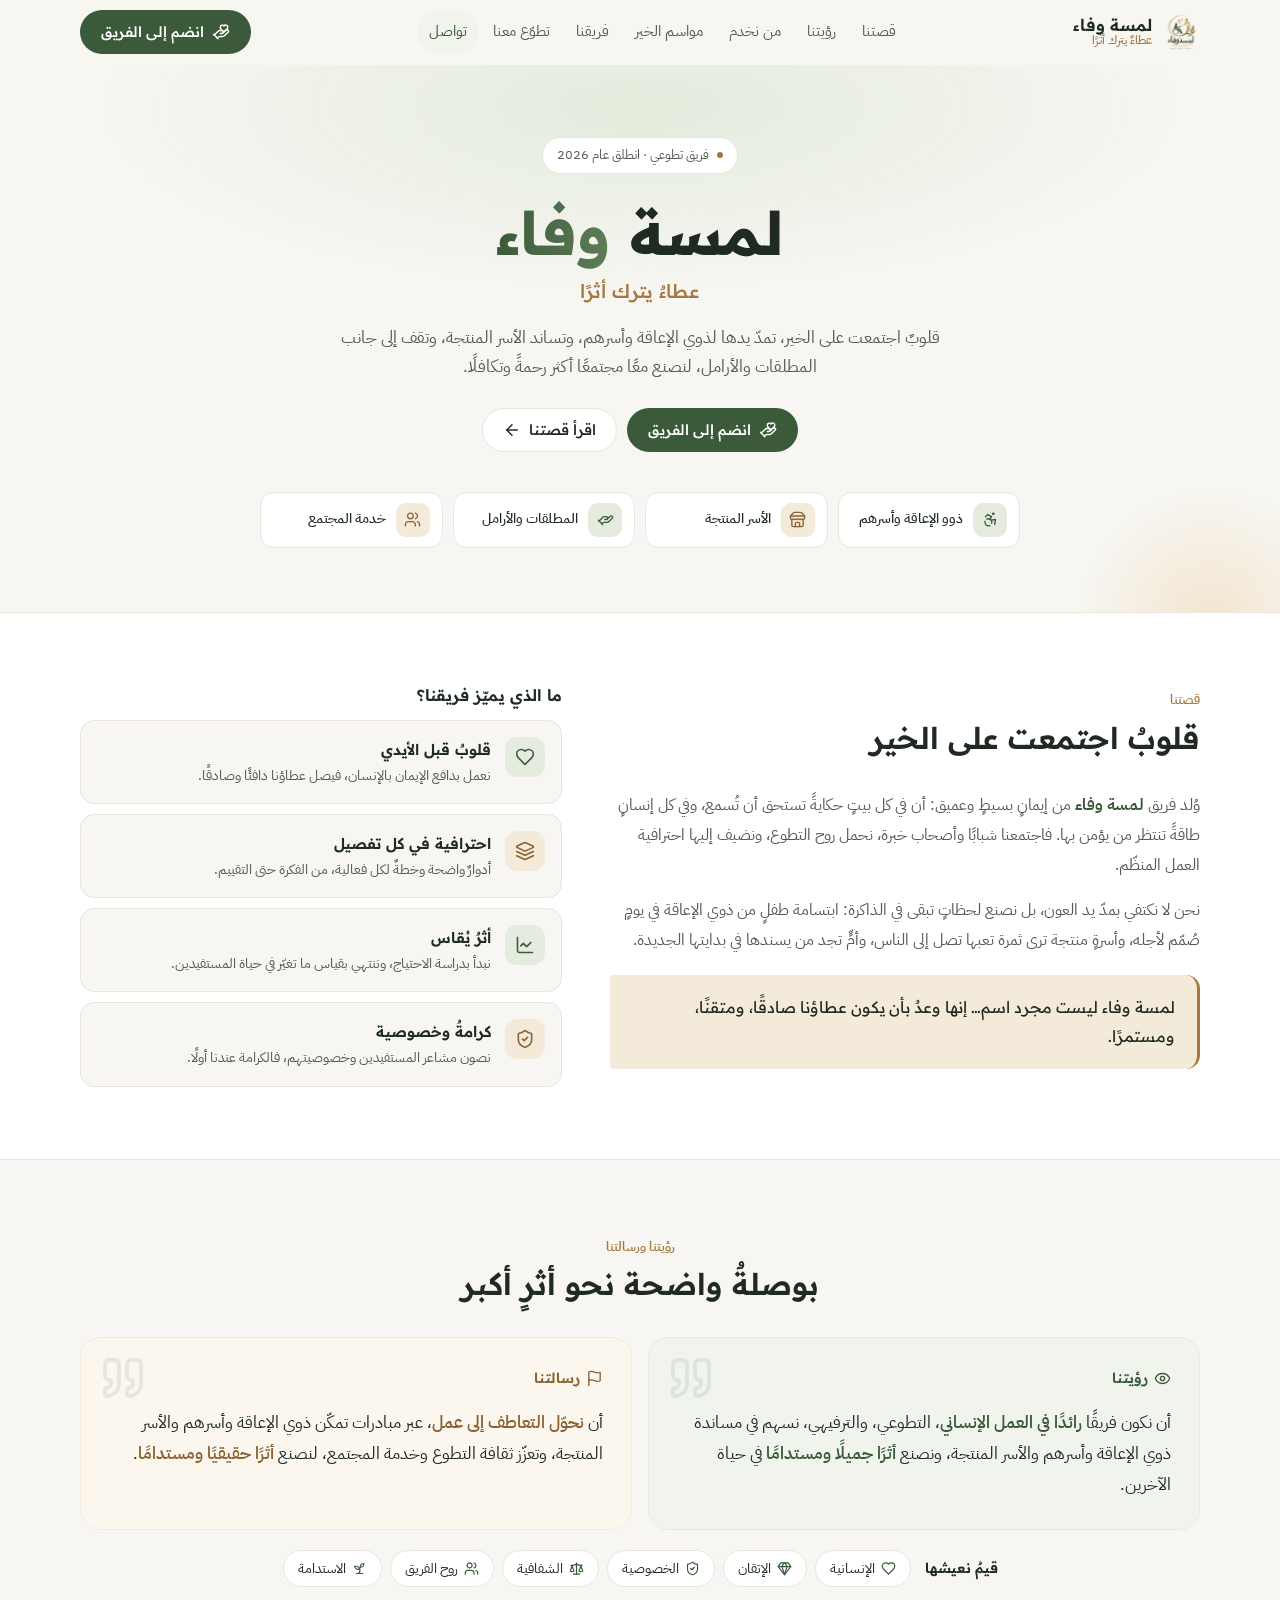
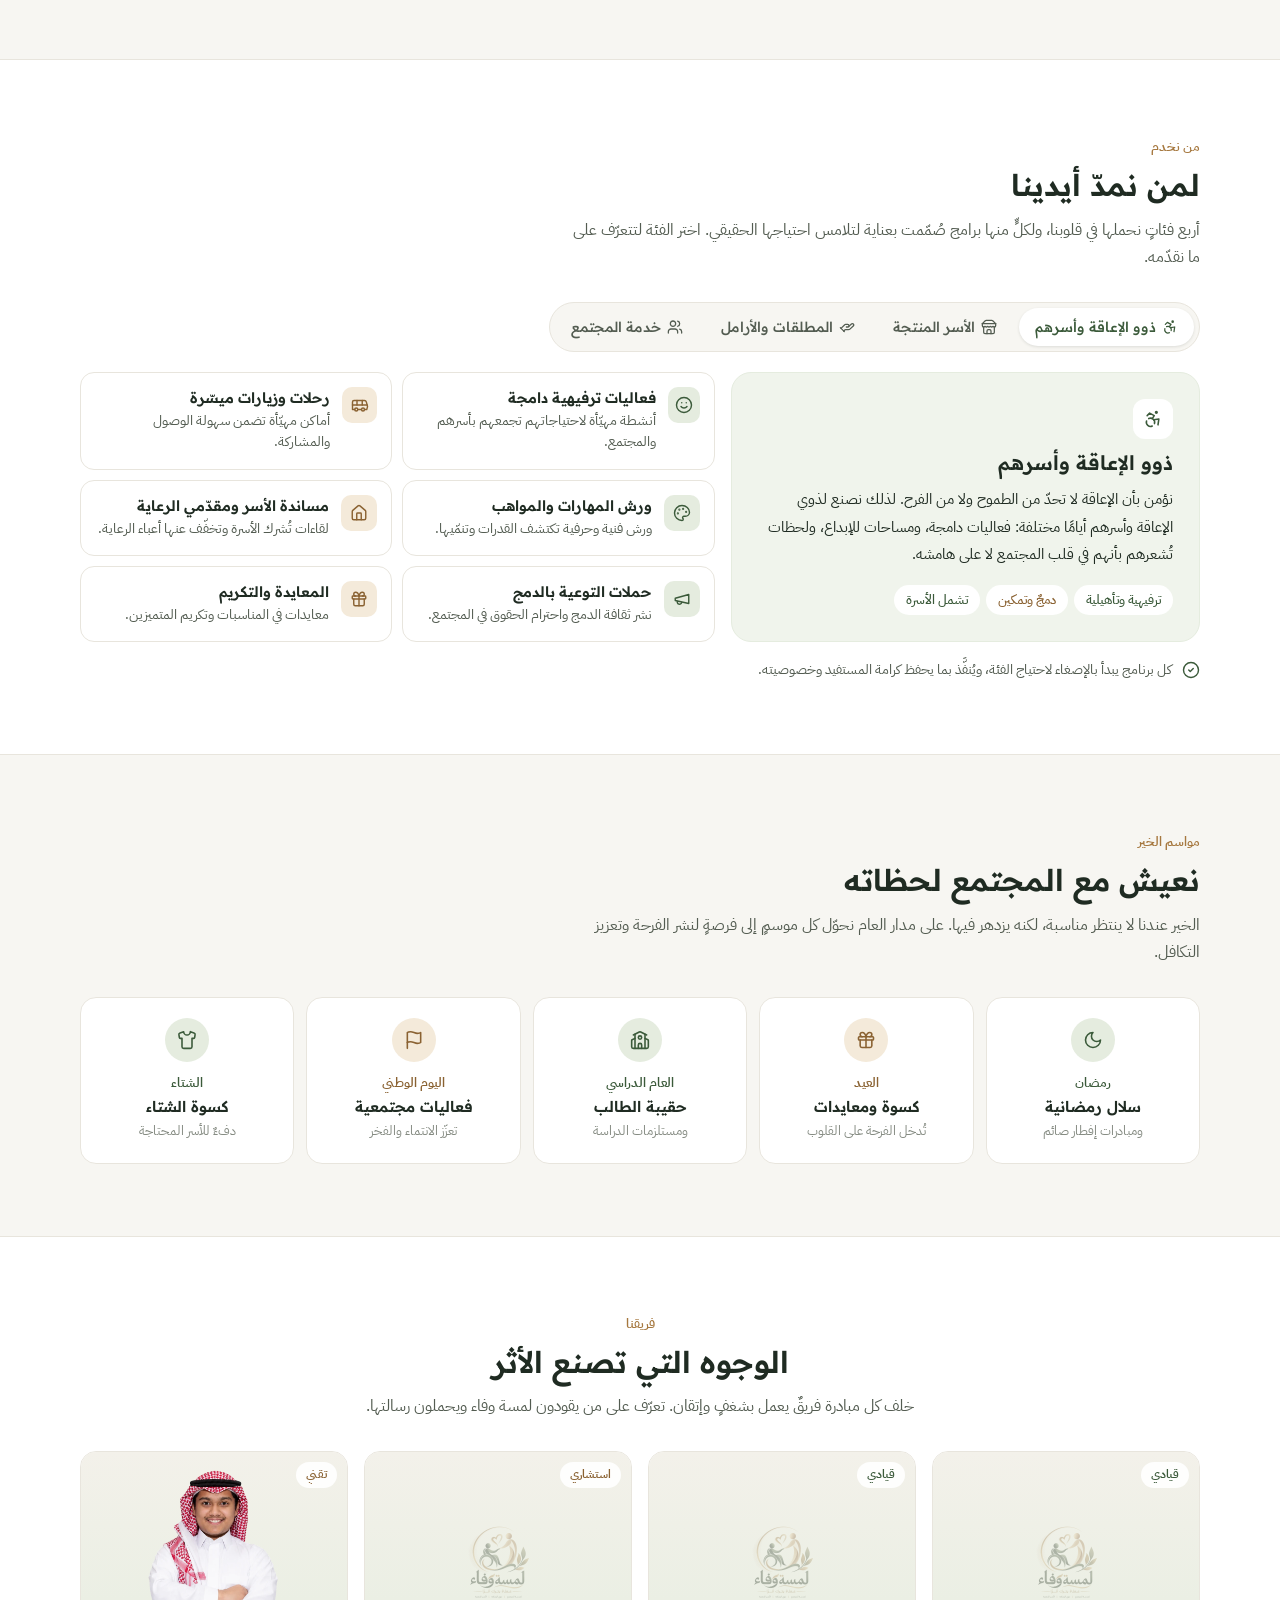
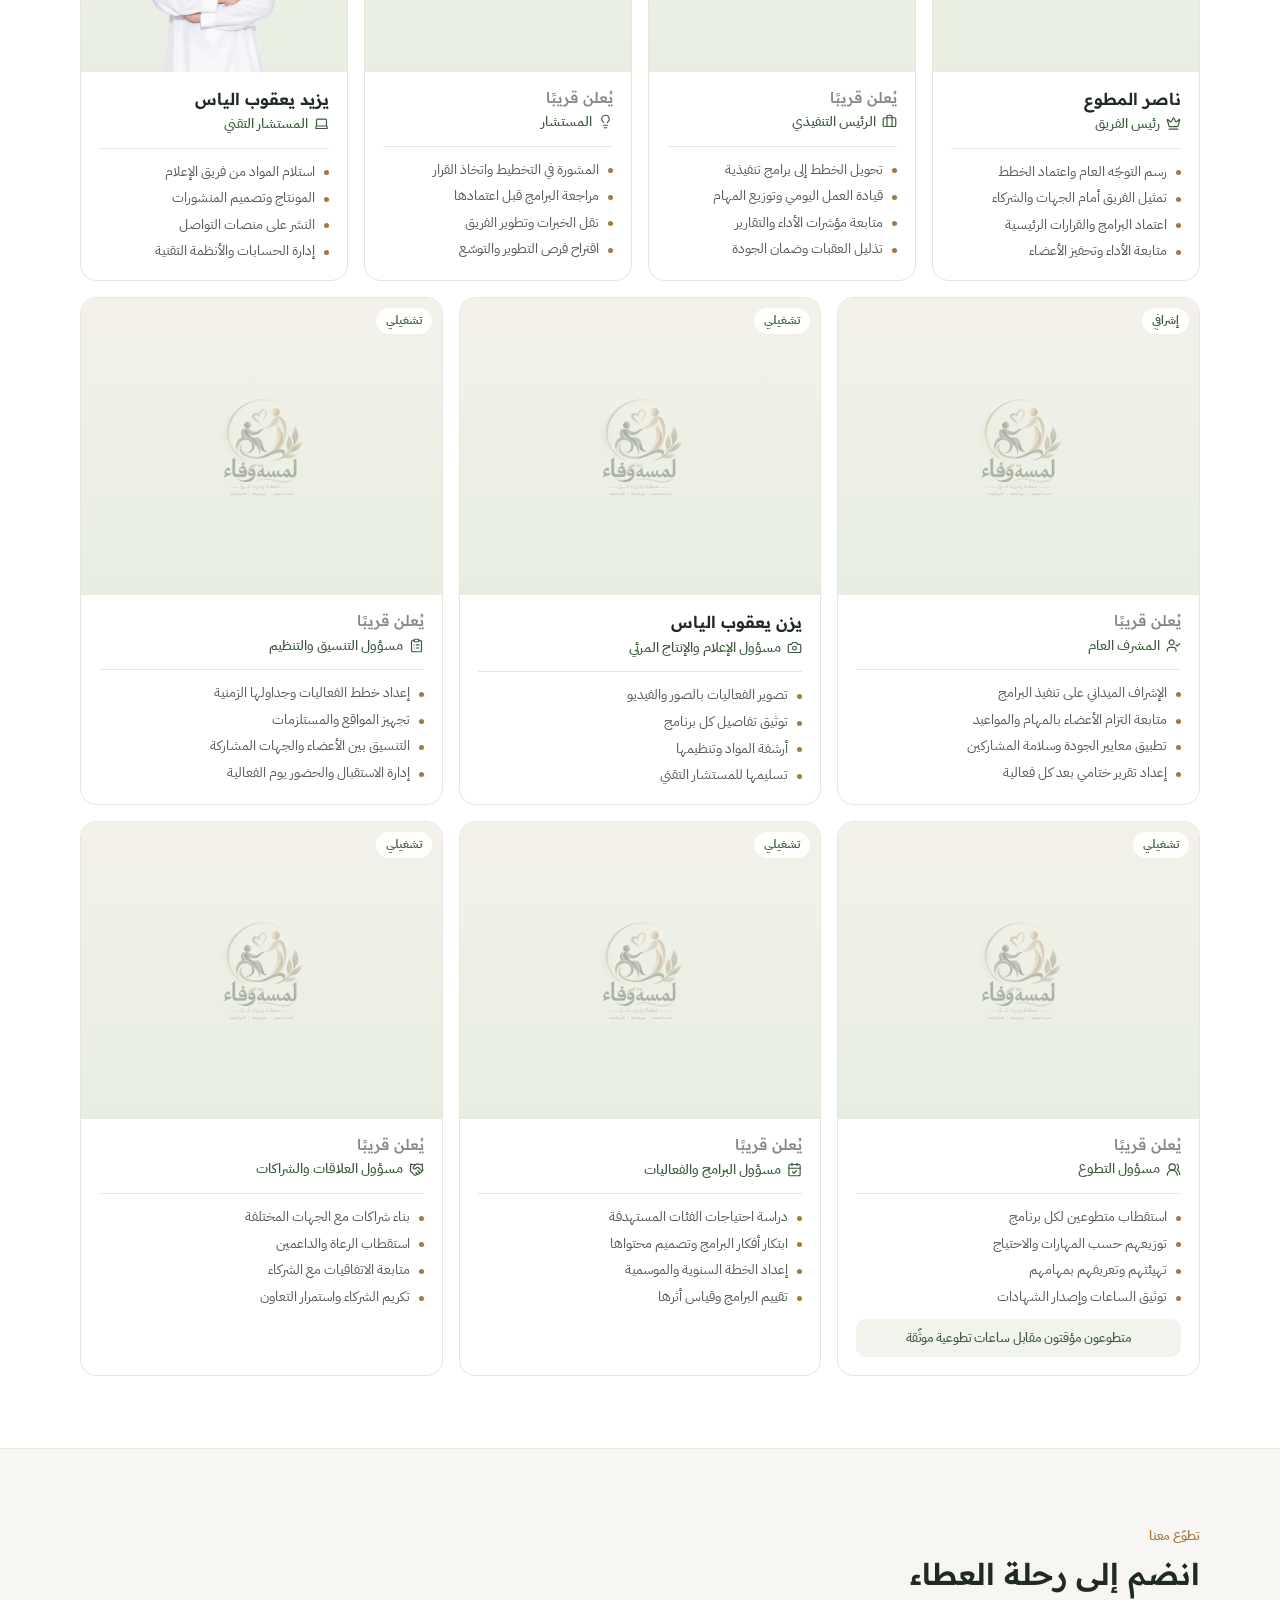
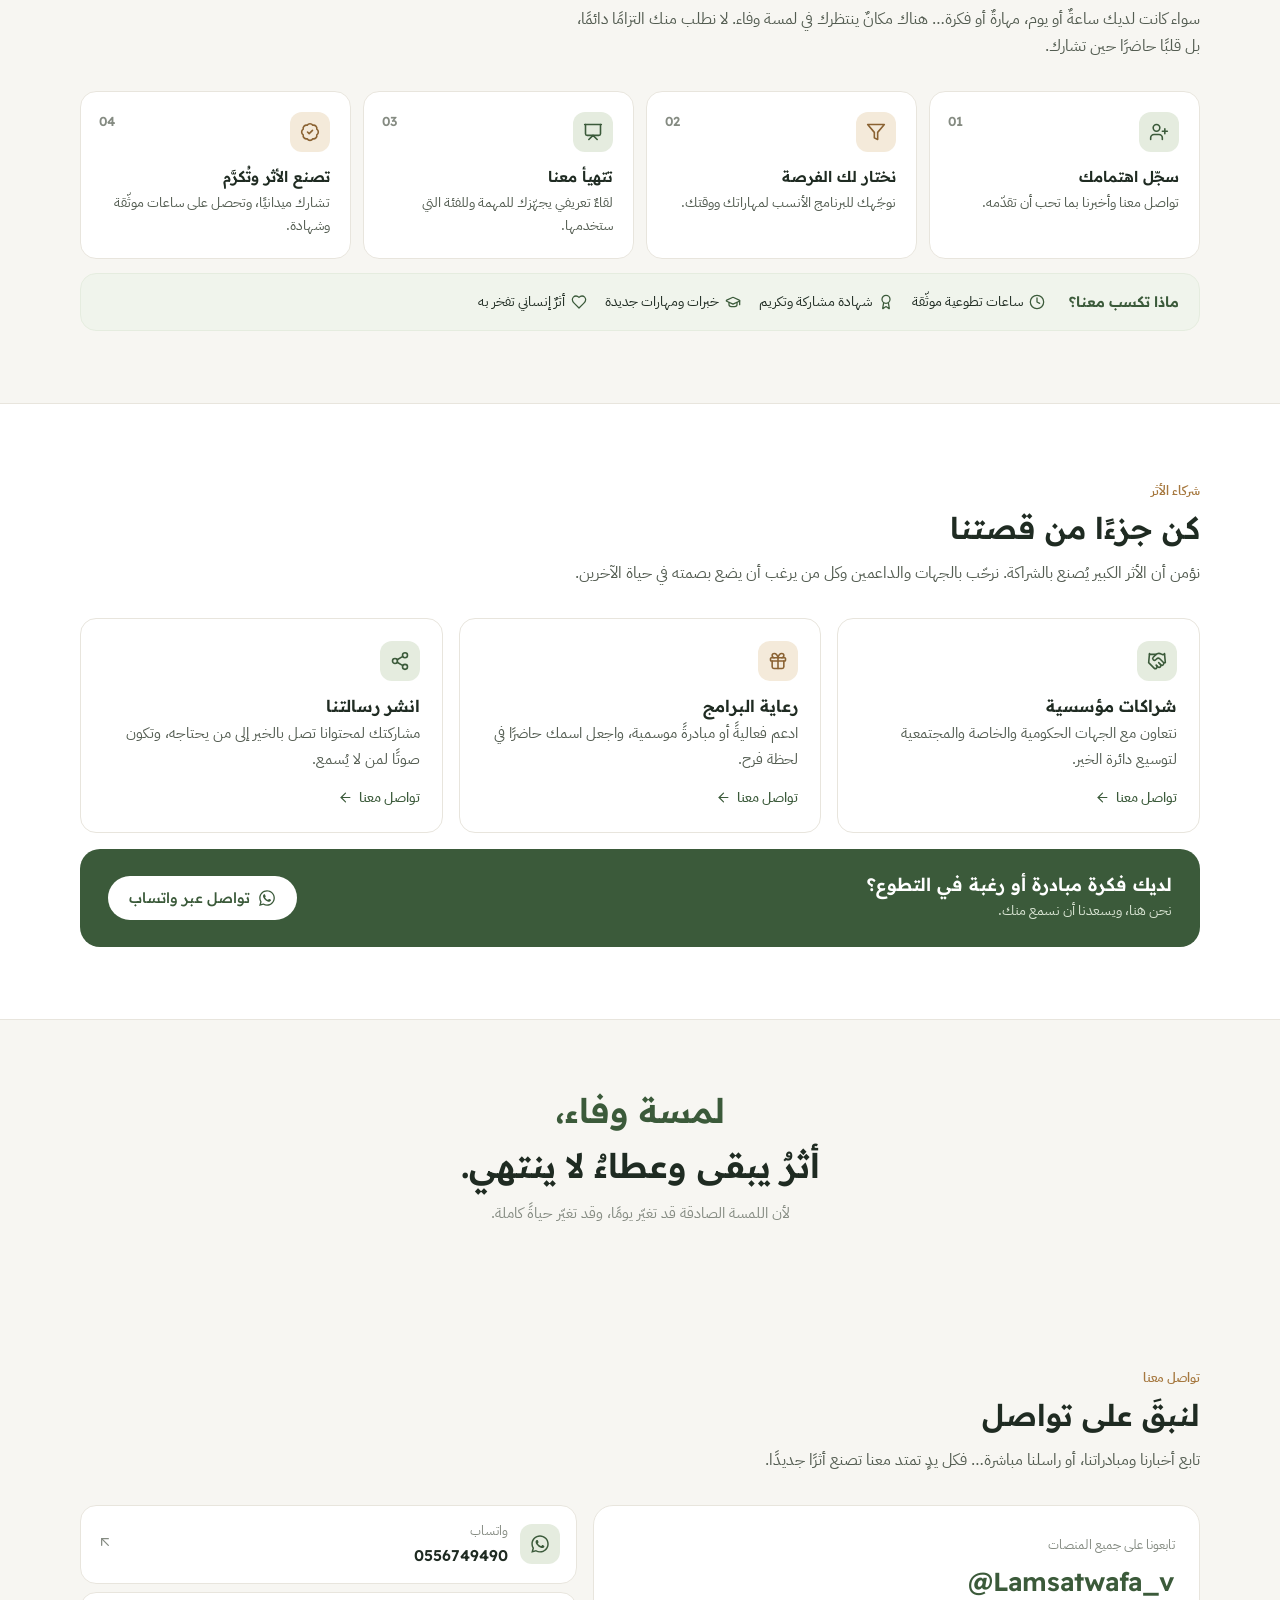
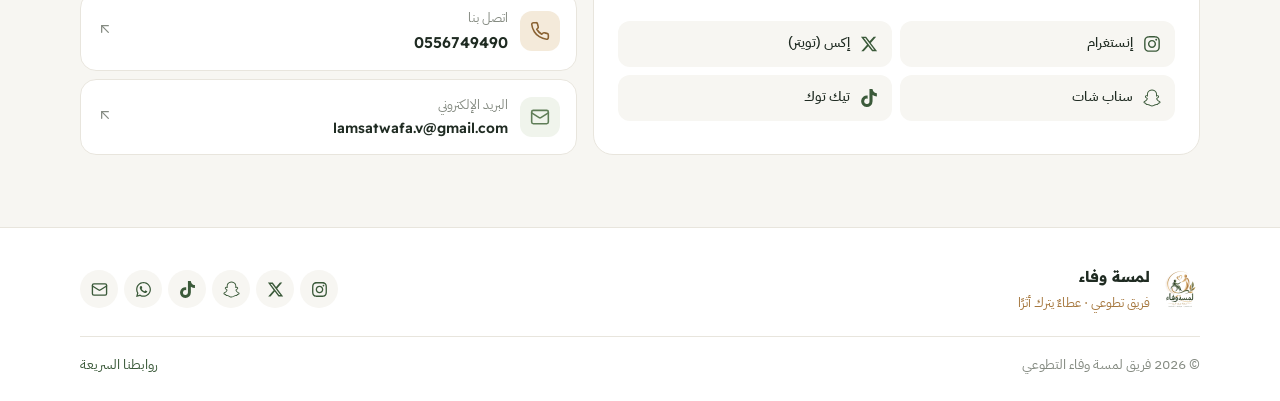
<file: index.html>
<!doctype html>
<html lang="ar" dir="rtl">
<head>
<meta charset="utf-8">
<meta name="viewport" content="width=device-width, initial-scale=1, viewport-fit=cover">
<title>لمسة وفاء | فريق تطوعي · عطاءٌ يترك أثرًا</title>
<meta name="description" content="فريق لمسة وفاء التطوعي: قلوبٌ اجتمعت على الخير، تمدّ يدها لذوي الإعاقة وأسرهم والأسر المنتجة والمطلقات والأرامل، وتصنع أثرًا يبقى.">
<meta name="theme-color" content="#F6F4EE">
<meta property="og:type" content="website">
<meta property="og:title" content="لمسة وفاء | فريق تطوعي · عطاءٌ يترك أثرًا">
<meta property="og:description" content="فريق لمسة وفاء التطوعي: قلوبٌ اجتمعت على الخير، تمدّ يدها لذوي الإعاقة وأسرهم والأسر المنتجة والمطلقات والأرامل، وتصنع أثرًا يبقى.">
<meta property="og:image" content="assets/og-image.jpg">
<meta property="og:locale" content="ar_SA">
<meta name="twitter:card" content="summary_large_image">
<link rel="icon" type="image/png" href="assets/favicon.png">
<link rel="apple-touch-icon" href="assets/apple-touch-icon.png">
<link rel="preconnect" href="https://fonts.googleapis.com">
<link rel="preconnect" href="https://fonts.gstatic.com" crossorigin>
<link href="https://fonts.googleapis.com/css2?family=IBM+Plex+Sans+Arabic:wght@400;500;600;700&family=Readex+Pro:wght@500;600;700&display=swap" rel="stylesheet">
<link rel="stylesheet" href="assets/style.css">
</head>
<body>
<a class="sr-only" href="#main">تخطَّ إلى المحتوى</a>
<div class="progress" aria-hidden="true"></div>
<header class="site-header" id="top">
  <div class="container nav">
    <a class="brand" href="#top" aria-label="لمسة وفاء - الصفحة الرئيسية">
      <img src="assets/logo.webp" alt="" width="52" height="52">
      <span><b>لمسة وفاء</b><small>عطاءٌ يترك أثرًا</small></span>
    </a>
    <nav class="nav-links" id="menu" aria-label="القائمة الرئيسية">
      <a href="#about">قصتنا</a>
      <a href="#vision">رؤيتنا</a>
      <a href="#programs">من نخدم</a>
      <a href="#seasons">مواسم الخير</a>
      <a href="#team">فريقنا</a>
      <a href="#volunteer">تطوّع معنا</a>
      <a href="#contact">تواصل</a>
      <a class="btn btn-primary" href="https://wa.me/966556749490?text=%D8%A7%D9%84%D8%B3%D9%84%D8%A7%D9%85%20%D8%B9%D9%84%D9%8A%D9%83%D9%85%D8%8C%20%D8%A3%D8%B1%D8%BA%D8%A8%20%D9%81%D9%8A%20%D8%A7%D9%84%D8%AA%D8%B7%D9%88%D8%B9%20%D9%85%D8%B9%20%D9%81%D8%B1%D9%8A%D9%82%20%D9%84%D9%85%D8%B3%D8%A9%20%D9%88%D9%81%D8%A7%D8%A1" target="_blank" rel="noopener"><svg stroke="currentColor" fill="none" stroke-width="1.9" viewBox="0 0 24 24" stroke-linecap="round" stroke-linejoin="round" aria-hidden="true" focusable="false" xmlns="http://www.w3.org/2000/svg"><path d="M11 14h2a2 2 0 1 0 0-4h-3c-.6 0-1.1.2-1.4.6L3 16"></path><path d="m7 20 1.6-1.4c.3-.4.8-.6 1.4-.6h4c1.1 0 2.1-.4 2.8-1.2l4.6-4.4a2 2 0 0 0-2.75-2.91l-4.2 3.9"></path><path d="m2 15 6 6"></path><path d="M19.5 8.5c.7-.7 1.5-1.6 1.5-2.7A2.73 2.73 0 0 0 16 4a2.78 2.78 0 0 0-5 1.8c0 1.2.8 2 1.5 2.8L16 12Z"></path></svg>انضم إلى الفريق</a>
    </nav>
    <div class="nav-cta">
      <a class="btn btn-primary" href="https://wa.me/966556749490?text=%D8%A7%D9%84%D8%B3%D9%84%D8%A7%D9%85%20%D8%B9%D9%84%D9%8A%D9%83%D9%85%D8%8C%20%D8%A3%D8%B1%D8%BA%D8%A8%20%D9%81%D9%8A%20%D8%A7%D9%84%D8%AA%D8%B7%D9%88%D8%B9%20%D9%85%D8%B9%20%D9%81%D8%B1%D9%8A%D9%82%20%D9%84%D9%85%D8%B3%D8%A9%20%D9%88%D9%81%D8%A7%D8%A1" target="_blank" rel="noopener"><svg stroke="currentColor" fill="none" stroke-width="1.9" viewBox="0 0 24 24" stroke-linecap="round" stroke-linejoin="round" aria-hidden="true" focusable="false" xmlns="http://www.w3.org/2000/svg"><path d="M11 14h2a2 2 0 1 0 0-4h-3c-.6 0-1.1.2-1.4.6L3 16"></path><path d="m7 20 1.6-1.4c.3-.4.8-.6 1.4-.6h4c1.1 0 2.1-.4 2.8-1.2l4.6-4.4a2 2 0 0 0-2.75-2.91l-4.2 3.9"></path><path d="m2 15 6 6"></path><path d="M19.5 8.5c.7-.7 1.5-1.6 1.5-2.7A2.73 2.73 0 0 0 16 4a2.78 2.78 0 0 0-5 1.8c0 1.2.8 2 1.5 2.8L16 12Z"></path></svg>انضم إلى الفريق</a>
      <button class="menu-btn" type="button" aria-label="فتح القائمة" aria-expanded="false" aria-controls="menu"><span class="i-open"><svg stroke="currentColor" fill="none" stroke-width="1.9" viewBox="0 0 24 24" stroke-linecap="round" stroke-linejoin="round" aria-hidden="true" focusable="false" xmlns="http://www.w3.org/2000/svg"><line x1="4" x2="20" y1="12" y2="12"></line><line x1="4" x2="20" y1="6" y2="6"></line><line x1="4" x2="20" y1="18" y2="18"></line></svg></span><span class="i-close"><svg stroke="currentColor" fill="none" stroke-width="1.9" viewBox="0 0 24 24" stroke-linecap="round" stroke-linejoin="round" aria-hidden="true" focusable="false" xmlns="http://www.w3.org/2000/svg"><path d="M18 6 6 18"></path><path d="m6 6 12 12"></path></svg></span></button>
    </div>
  </div>
</header>
<div class="nav-backdrop" aria-hidden="true"></div>
<a class="to-top" href="#top" aria-label="العودة للأعلى"><svg stroke="currentColor" fill="none" stroke-width="1.9" viewBox="0 0 24 24" stroke-linecap="round" stroke-linejoin="round" aria-hidden="true" focusable="false" xmlns="http://www.w3.org/2000/svg"><path d="m5 12 7-7 7 7"></path><path d="M12 19V5"></path></svg></a>

<main id="main">
<!-- HERO -->
<section class="hero">
  <div class="container hero-inner">
    <span class="chip reveal"><span class="dot"></span>فريق تطوعي · انطلق عام 2026</span>
    <h1 class="reveal">لمسة <span>وفاء</span></h1>
    <p class="tagline reveal">عطاءٌ يترك أثرًا</p>
    <p class="lead reveal">قلوبٌ اجتمعت على الخير، تمدّ يدها لذوي الإعاقة وأسرهم، وتساند الأسر المنتجة، وتقف إلى جانب المطلقات والأرامل، لنصنع معًا مجتمعًا أكثر رحمةً وتكافلًا.</p>
    <div class="hero-actions reveal">
      <a class="btn btn-primary" href="https://wa.me/966556749490?text=%D8%A7%D9%84%D8%B3%D9%84%D8%A7%D9%85%20%D8%B9%D9%84%D9%8A%D9%83%D9%85%D8%8C%20%D8%A3%D8%B1%D8%BA%D8%A8%20%D9%81%D9%8A%20%D8%A7%D9%84%D8%AA%D8%B7%D9%88%D8%B9%20%D9%85%D8%B9%20%D9%81%D8%B1%D9%8A%D9%82%20%D9%84%D9%85%D8%B3%D8%A9%20%D9%88%D9%81%D8%A7%D8%A1" target="_blank" rel="noopener"><svg stroke="currentColor" fill="none" stroke-width="1.9" viewBox="0 0 24 24" stroke-linecap="round" stroke-linejoin="round" aria-hidden="true" focusable="false" xmlns="http://www.w3.org/2000/svg"><path d="M11 14h2a2 2 0 1 0 0-4h-3c-.6 0-1.1.2-1.4.6L3 16"></path><path d="m7 20 1.6-1.4c.3-.4.8-.6 1.4-.6h4c1.1 0 2.1-.4 2.8-1.2l4.6-4.4a2 2 0 0 0-2.75-2.91l-4.2 3.9"></path><path d="m2 15 6 6"></path><path d="M19.5 8.5c.7-.7 1.5-1.6 1.5-2.7A2.73 2.73 0 0 0 16 4a2.78 2.78 0 0 0-5 1.8c0 1.2.8 2 1.5 2.8L16 12Z"></path></svg>انضم إلى الفريق</a>
      <a class="btn btn-ghost" href="#about">اقرأ قصتنا<svg stroke="currentColor" fill="none" stroke-width="1.9" viewBox="0 0 24 24" stroke-linecap="round" stroke-linejoin="round" aria-hidden="true" focusable="false" xmlns="http://www.w3.org/2000/svg"><path d="m12 19-7-7 7-7"></path><path d="M19 12H5"></path></svg></a>
    </div>
    <ul class="hero-groups reveal" aria-label="الفئات التي نخدمها">
      <li><span class="icon"><svg stroke="currentColor" fill="none" stroke-width="1.9" viewBox="0 0 24 24" stroke-linecap="round" stroke-linejoin="round" aria-hidden="true" focusable="false" xmlns="http://www.w3.org/2000/svg"><circle cx="16" cy="4" r="1"></circle><path d="m18 19 1-7-6 1"></path><path d="m5 8 3-3 5.5 3-2.36 3.5"></path><path d="M4.24 14.5a5 5 0 0 0 6.88 6"></path><path d="M13.76 17.5a5 5 0 0 0-6.88-6"></path></svg></span>ذوو الإعاقة وأسرهم</li><li><span class="icon gold"><svg stroke="currentColor" fill="none" stroke-width="1.9" viewBox="0 0 24 24" stroke-linecap="round" stroke-linejoin="round" aria-hidden="true" focusable="false" xmlns="http://www.w3.org/2000/svg"><path d="m2 7 4.41-4.41A2 2 0 0 1 7.83 2h8.34a2 2 0 0 1 1.42.59L22 7"></path><path d="M4 12v8a2 2 0 0 0 2 2h12a2 2 0 0 0 2-2v-8"></path><path d="M15 22v-4a2 2 0 0 0-2-2h-2a2 2 0 0 0-2 2v4"></path><path d="M2 7h20"></path><path d="M22 7v3a2 2 0 0 1-2 2a2.7 2.7 0 0 1-1.59-.63.7.7 0 0 0-.82 0A2.7 2.7 0 0 1 16 12a2.7 2.7 0 0 1-1.59-.63.7.7 0 0 0-.82 0A2.7 2.7 0 0 1 12 12a2.7 2.7 0 0 1-1.59-.63.7.7 0 0 0-.82 0A2.7 2.7 0 0 1 8 12a2.7 2.7 0 0 1-1.59-.63.7.7 0 0 0-.82 0A2.7 2.7 0 0 1 4 12a2 2 0 0 1-2-2V7"></path></svg></span>الأسر المنتجة</li><li><span class="icon"><svg stroke="currentColor" fill="none" stroke-width="1.9" viewBox="0 0 24 24" stroke-linecap="round" stroke-linejoin="round" aria-hidden="true" focusable="false" xmlns="http://www.w3.org/2000/svg"><path d="M11 12h2a2 2 0 1 0 0-4h-3c-.6 0-1.1.2-1.4.6L3 14"></path><path d="m7 18 1.6-1.4c.3-.4.8-.6 1.4-.6h4c1.1 0 2.1-.4 2.8-1.2l4.6-4.4a2 2 0 0 0-2.75-2.91l-4.2 3.9"></path><path d="m2 13 6 6"></path></svg></span>المطلقات والأرامل</li><li><span class="icon gold"><svg stroke="currentColor" fill="none" stroke-width="1.9" viewBox="0 0 24 24" stroke-linecap="round" stroke-linejoin="round" aria-hidden="true" focusable="false" xmlns="http://www.w3.org/2000/svg"><path d="M16 21v-2a4 4 0 0 0-4-4H6a4 4 0 0 0-4 4v2"></path><circle cx="9" cy="7" r="4"></circle><path d="M22 21v-2a4 4 0 0 0-3-3.87"></path><path d="M16 3.13a4 4 0 0 1 0 7.75"></path></svg></span>خدمة المجتمع</li>
    </ul>
  </div>
</section>

<!-- STORY -->
<section class="alt" id="about">
  <div class="container story-grid">
    <div class="story">
      <div class="section-head reveal"><span class="eyebrow">قصتنا</span><h2>قلوبٌ اجتمعت على الخير</h2></div>
      <p class="reveal">وُلد فريق <strong>لمسة وفاء</strong> من إيمانٍ بسيطٍ وعميق: أن في كل بيتٍ حكايةً تستحق أن تُسمع، وفي كل إنسانٍ طاقةً تنتظر من يؤمن بها. فاجتمعنا شبابًا وأصحاب خبرة، نحمل روح التطوع، ونضيف إليها احترافية العمل المنظّم.</p>
      <p class="reveal">نحن لا نكتفي بمدّ يد العون، بل نصنع لحظاتٍ تبقى في الذاكرة: ابتسامة طفلٍ من ذوي الإعاقة في يومٍ صُمّم لأجله، وأسرةٍ منتجة ترى ثمرة تعبها تصل إلى الناس، وأمٍّ تجد من يسندها في بدايتها الجديدة.</p>
      <blockquote class="pull reveal">لمسة وفاء ليست مجرد اسم… إنها وعدٌ بأن يكون عطاؤنا صادقًا، ومتقنًا، ومستمرًا.</blockquote>
    </div>
    <div class="why">
      <h3 class="why-title reveal">ما الذي يميّز فريقنا؟</h3>
      <div class="why-item reveal"><span class="icon"><svg stroke="currentColor" fill="none" stroke-width="1.9" viewBox="0 0 24 24" stroke-linecap="round" stroke-linejoin="round" aria-hidden="true" focusable="false" xmlns="http://www.w3.org/2000/svg"><path d="M19 14c1.49-1.46 3-3.21 3-5.5A5.5 5.5 0 0 0 16.5 3c-1.76 0-3 .5-4.5 2-1.5-1.5-2.74-2-4.5-2A5.5 5.5 0 0 0 2 8.5c0 2.3 1.5 4.05 3 5.5l7 7Z"></path></svg></span><span><b>قلوبٌ قبل الأيدي</b><span>نعمل بدافع الإيمان بالإنسان، فيصل عطاؤنا دافئًا وصادقًا.</span></span></div>
      <div class="why-item reveal"><span class="icon gold"><svg stroke="currentColor" fill="none" stroke-width="1.9" viewBox="0 0 24 24" stroke-linecap="round" stroke-linejoin="round" aria-hidden="true" focusable="false" xmlns="http://www.w3.org/2000/svg"><path d="m12.83 2.18a2 2 0 0 0-1.66 0L2.6 6.08a1 1 0 0 0 0 1.83l8.58 3.91a2 2 0 0 0 1.66 0l8.58-3.9a1 1 0 0 0 0-1.83Z"></path><path d="m22 17.65-9.17 4.16a2 2 0 0 1-1.66 0L2 17.65"></path><path d="m22 12.65-9.17 4.16a2 2 0 0 1-1.66 0L2 12.65"></path></svg></span><span><b>احترافية في كل تفصيل</b><span>أدوارٌ واضحة وخطةٌ لكل فعالية، من الفكرة حتى التقييم.</span></span></div>
      <div class="why-item reveal"><span class="icon"><svg stroke="currentColor" fill="none" stroke-width="1.9" viewBox="0 0 24 24" stroke-linecap="round" stroke-linejoin="round" aria-hidden="true" focusable="false" xmlns="http://www.w3.org/2000/svg"><path d="M3 3v16a2 2 0 0 0 2 2h16"></path><path d="m19 9-5 5-4-4-3 3"></path></svg></span><span><b>أثرٌ يُقاس</b><span>نبدأ بدراسة الاحتياج، وننتهي بقياس ما تغيّر في حياة المستفيدين.</span></span></div>
      <div class="why-item reveal"><span class="icon gold"><svg stroke="currentColor" fill="none" stroke-width="1.9" viewBox="0 0 24 24" stroke-linecap="round" stroke-linejoin="round" aria-hidden="true" focusable="false" xmlns="http://www.w3.org/2000/svg"><path d="M20 13c0 5-3.5 7.5-7.66 8.95a1 1 0 0 1-.67-.01C7.5 20.5 4 18 4 13V6a1 1 0 0 1 1-1c2 0 4.5-1.2 6.24-2.72a1.17 1.17 0 0 1 1.52 0C14.51 3.81 17 5 19 5a1 1 0 0 1 1 1z"></path><path d="m9 12 2 2 4-4"></path></svg></span><span><b>كرامةٌ وخصوصية</b><span>نصون مشاعر المستفيدين وخصوصيتهم، فالكرامة عندنا أولًا.</span></span></div>
    </div>
  </div>
</section>

<!-- VISION & MISSION -->
<section id="vision">
  <div class="container">
    <div class="section-head center reveal"><span class="eyebrow">رؤيتنا ورسالتنا</span><h2>بوصلةٌ واضحة نحو أثرٍ أكبر</h2></div>
    <div class="vm">
      <article class="vm-card vision reveal">
        <svg class="quote" stroke="currentColor" fill="none" stroke-width="1.9" viewBox="0 0 24 24" stroke-linecap="round" stroke-linejoin="round" aria-hidden="true" focusable="false" xmlns="http://www.w3.org/2000/svg"><path d="M16 3a2 2 0 0 0-2 2v6a2 2 0 0 0 2 2 1 1 0 0 1 1 1v1a2 2 0 0 1-2 2 1 1 0 0 0-1 1v2a1 1 0 0 0 1 1 6 6 0 0 0 6-6V5a2 2 0 0 0-2-2z"></path><path d="M5 3a2 2 0 0 0-2 2v6a2 2 0 0 0 2 2 1 1 0 0 1 1 1v1a2 2 0 0 1-2 2 1 1 0 0 0-1 1v2a1 1 0 0 0 1 1 6 6 0 0 0 6-6V5a2 2 0 0 0-2-2z"></path></svg>
        <span class="label"><svg stroke="currentColor" fill="none" stroke-width="1.9" viewBox="0 0 24 24" stroke-linecap="round" stroke-linejoin="round" aria-hidden="true" focusable="false" xmlns="http://www.w3.org/2000/svg"><path d="M2.062 12.348a1 1 0 0 1 0-.696 10.75 10.75 0 0 1 19.876 0 1 1 0 0 1 0 .696 10.75 10.75 0 0 1-19.876 0"></path><circle cx="12" cy="12" r="3"></circle></svg>رؤيتنا</span>
        <blockquote>أن نكون فريقًا <em>رائدًا في العمل الإنساني</em>، التطوعي، والترفيهي، نسهم في مساندة ذوي الإعاقة وأسرهم والأسر المنتجة، ونصنع <em>أثرًا جميلًا ومستدامًا</em> في حياة الآخرين.</blockquote>
      </article>
      <article class="vm-card mission reveal">
        <svg class="quote" stroke="currentColor" fill="none" stroke-width="1.9" viewBox="0 0 24 24" stroke-linecap="round" stroke-linejoin="round" aria-hidden="true" focusable="false" xmlns="http://www.w3.org/2000/svg"><path d="M16 3a2 2 0 0 0-2 2v6a2 2 0 0 0 2 2 1 1 0 0 1 1 1v1a2 2 0 0 1-2 2 1 1 0 0 0-1 1v2a1 1 0 0 0 1 1 6 6 0 0 0 6-6V5a2 2 0 0 0-2-2z"></path><path d="M5 3a2 2 0 0 0-2 2v6a2 2 0 0 0 2 2 1 1 0 0 1 1 1v1a2 2 0 0 1-2 2 1 1 0 0 0-1 1v2a1 1 0 0 0 1 1 6 6 0 0 0 6-6V5a2 2 0 0 0-2-2z"></path></svg>
        <span class="label"><svg stroke="currentColor" fill="none" stroke-width="1.9" viewBox="0 0 24 24" stroke-linecap="round" stroke-linejoin="round" aria-hidden="true" focusable="false" xmlns="http://www.w3.org/2000/svg"><path d="M4 15s1-1 4-1 5 2 8 2 4-1 4-1V3s-1 1-4 1-5-2-8-2-4 1-4 1z"></path><line x1="4" x2="4" y1="22" y2="15"></line></svg>رسالتنا</span>
        <blockquote>أن <em>نحوّل التعاطف إلى عمل</em>، عبر مبادرات تمكّن ذوي الإعاقة وأسرهم والأسر المنتجة، وتعزّز ثقافة التطوع وخدمة المجتمع، لنصنع <em>أثرًا حقيقيًا ومستدامًا</em>.</blockquote>
      </article>
    </div>
    <div class="values reveal">
      <span class="values-title">قيمٌ نعيشها</span>
      <span class="value"><svg stroke="currentColor" fill="none" stroke-width="1.9" viewBox="0 0 24 24" stroke-linecap="round" stroke-linejoin="round" aria-hidden="true" focusable="false" xmlns="http://www.w3.org/2000/svg"><path d="M19 14c1.49-1.46 3-3.21 3-5.5A5.5 5.5 0 0 0 16.5 3c-1.76 0-3 .5-4.5 2-1.5-1.5-2.74-2-4.5-2A5.5 5.5 0 0 0 2 8.5c0 2.3 1.5 4.05 3 5.5l7 7Z"></path></svg>الإنسانية</span><span class="value"><svg stroke="currentColor" fill="none" stroke-width="1.9" viewBox="0 0 24 24" stroke-linecap="round" stroke-linejoin="round" aria-hidden="true" focusable="false" xmlns="http://www.w3.org/2000/svg"><path d="M6 3h12l4 6-10 13L2 9Z"></path><path d="M11 3 8 9l4 13 4-13-3-6"></path><path d="M2 9h20"></path></svg>الإتقان</span><span class="value"><svg stroke="currentColor" fill="none" stroke-width="1.9" viewBox="0 0 24 24" stroke-linecap="round" stroke-linejoin="round" aria-hidden="true" focusable="false" xmlns="http://www.w3.org/2000/svg"><path d="M20 13c0 5-3.5 7.5-7.66 8.95a1 1 0 0 1-.67-.01C7.5 20.5 4 18 4 13V6a1 1 0 0 1 1-1c2 0 4.5-1.2 6.24-2.72a1.17 1.17 0 0 1 1.52 0C14.51 3.81 17 5 19 5a1 1 0 0 1 1 1z"></path><path d="m9 12 2 2 4-4"></path></svg>الخصوصية</span><span class="value"><svg stroke="currentColor" fill="none" stroke-width="1.9" viewBox="0 0 24 24" stroke-linecap="round" stroke-linejoin="round" aria-hidden="true" focusable="false" xmlns="http://www.w3.org/2000/svg"><path d="m16 16 3-8 3 8c-.87.65-1.92 1-3 1s-2.13-.35-3-1Z"></path><path d="m2 16 3-8 3 8c-.87.65-1.92 1-3 1s-2.13-.35-3-1Z"></path><path d="M7 21h10"></path><path d="M12 3v18"></path><path d="M3 7h2c2 0 5-1 7-2 2 1 5 2 7 2h2"></path></svg>الشفافية</span><span class="value"><svg stroke="currentColor" fill="none" stroke-width="1.9" viewBox="0 0 24 24" stroke-linecap="round" stroke-linejoin="round" aria-hidden="true" focusable="false" xmlns="http://www.w3.org/2000/svg"><path d="M16 21v-2a4 4 0 0 0-4-4H6a4 4 0 0 0-4 4v2"></path><circle cx="9" cy="7" r="4"></circle><path d="M22 21v-2a4 4 0 0 0-3-3.87"></path><path d="M16 3.13a4 4 0 0 1 0 7.75"></path></svg>روح الفريق</span><span class="value"><svg stroke="currentColor" fill="none" stroke-width="1.9" viewBox="0 0 24 24" stroke-linecap="round" stroke-linejoin="round" aria-hidden="true" focusable="false" xmlns="http://www.w3.org/2000/svg"><path d="M7 20h10"></path><path d="M10 20c5.5-2.5.8-6.4 3-10"></path><path d="M9.5 9.4c1.1.8 1.8 2.2 2.3 3.7-2 .4-3.5.4-4.8-.3-1.2-.6-2.3-1.9-3-4.2 2.8-.5 4.4 0 5.5.8z"></path><path d="M14.1 6a7 7 0 0 0-1.1 4c1.9-.1 3.3-.6 4.3-1.4 1-1 1.6-2.3 1.7-4.6-2.7.1-4 1-4.9 2z"></path></svg>الاستدامة</span>
    </div>
  </div>
</section>

<!-- WHO WE SERVE + PROGRAMS -->
<section class="alt" id="programs">
  <div class="container">
    <div class="section-head reveal"><span class="eyebrow">من نخدم</span><h2>لمن نمدّ أيدينا</h2><p>أربع فئاتٍ نحملها في قلوبنا، ولكلٍّ منها برامج صُمّمت بعناية لتلامس احتياجها الحقيقي. اختر الفئة لتتعرّف على ما نقدّمه.</p></div>
    <div class="tabs reveal" role="tablist" aria-label="الفئات">
      <button class="tab" type="button" role="tab" id="tab-disability" aria-controls="panel-disability" aria-selected="true" tabindex="0"><svg stroke="currentColor" fill="none" stroke-width="1.9" viewBox="0 0 24 24" stroke-linecap="round" stroke-linejoin="round" aria-hidden="true" focusable="false" xmlns="http://www.w3.org/2000/svg"><circle cx="16" cy="4" r="1"></circle><path d="m18 19 1-7-6 1"></path><path d="m5 8 3-3 5.5 3-2.36 3.5"></path><path d="M4.24 14.5a5 5 0 0 0 6.88 6"></path><path d="M13.76 17.5a5 5 0 0 0-6.88-6"></path></svg>ذوو الإعاقة وأسرهم</button>
      <button class="tab" type="button" role="tab" id="tab-families" aria-controls="panel-families" aria-selected="false" tabindex="-1"><svg stroke="currentColor" fill="none" stroke-width="1.9" viewBox="0 0 24 24" stroke-linecap="round" stroke-linejoin="round" aria-hidden="true" focusable="false" xmlns="http://www.w3.org/2000/svg"><path d="m2 7 4.41-4.41A2 2 0 0 1 7.83 2h8.34a2 2 0 0 1 1.42.59L22 7"></path><path d="M4 12v8a2 2 0 0 0 2 2h12a2 2 0 0 0 2-2v-8"></path><path d="M15 22v-4a2 2 0 0 0-2-2h-2a2 2 0 0 0-2 2v4"></path><path d="M2 7h20"></path><path d="M22 7v3a2 2 0 0 1-2 2a2.7 2.7 0 0 1-1.59-.63.7.7 0 0 0-.82 0A2.7 2.7 0 0 1 16 12a2.7 2.7 0 0 1-1.59-.63.7.7 0 0 0-.82 0A2.7 2.7 0 0 1 12 12a2.7 2.7 0 0 1-1.59-.63.7.7 0 0 0-.82 0A2.7 2.7 0 0 1 8 12a2.7 2.7 0 0 1-1.59-.63.7.7 0 0 0-.82 0A2.7 2.7 0 0 1 4 12a2 2 0 0 1-2-2V7"></path></svg>الأسر المنتجة</button>
      <button class="tab" type="button" role="tab" id="tab-women" aria-controls="panel-women" aria-selected="false" tabindex="-1"><svg stroke="currentColor" fill="none" stroke-width="1.9" viewBox="0 0 24 24" stroke-linecap="round" stroke-linejoin="round" aria-hidden="true" focusable="false" xmlns="http://www.w3.org/2000/svg"><path d="M11 12h2a2 2 0 1 0 0-4h-3c-.6 0-1.1.2-1.4.6L3 14"></path><path d="m7 18 1.6-1.4c.3-.4.8-.6 1.4-.6h4c1.1 0 2.1-.4 2.8-1.2l4.6-4.4a2 2 0 0 0-2.75-2.91l-4.2 3.9"></path><path d="m2 13 6 6"></path></svg>المطلقات والأرامل</button>
      <button class="tab" type="button" role="tab" id="tab-community" aria-controls="panel-community" aria-selected="false" tabindex="-1"><svg stroke="currentColor" fill="none" stroke-width="1.9" viewBox="0 0 24 24" stroke-linecap="round" stroke-linejoin="round" aria-hidden="true" focusable="false" xmlns="http://www.w3.org/2000/svg"><path d="M16 21v-2a4 4 0 0 0-4-4H6a4 4 0 0 0-4 4v2"></path><circle cx="9" cy="7" r="4"></circle><path d="M22 21v-2a4 4 0 0 0-3-3.87"></path><path d="M16 3.13a4 4 0 0 1 0 7.75"></path></svg>خدمة المجتمع</button>
    </div>
    <div class="panel" role="tabpanel" id="panel-disability" aria-labelledby="tab-disability">
      <div class="panel-intro"><span class="icon"><svg stroke="currentColor" fill="none" stroke-width="1.9" viewBox="0 0 24 24" stroke-linecap="round" stroke-linejoin="round" aria-hidden="true" focusable="false" xmlns="http://www.w3.org/2000/svg"><circle cx="16" cy="4" r="1"></circle><path d="m18 19 1-7-6 1"></path><path d="m5 8 3-3 5.5 3-2.36 3.5"></path><path d="M4.24 14.5a5 5 0 0 0 6.88 6"></path><path d="M13.76 17.5a5 5 0 0 0-6.88-6"></path></svg></span><h3>ذوو الإعاقة وأسرهم</h3><p>نؤمن بأن الإعاقة لا تحدّ من الطموح ولا من الفرح. لذلك نصنع لذوي الإعاقة وأسرهم أيامًا مختلفة: فعاليات دامجة، ومساحات للإبداع، ولحظات تُشعرهم بأنهم في قلب المجتمع لا على هامشه.</p><div class="tags"><span class="tag">ترفيهية وتأهيلية</span><span class="tag gold">دمجٌ وتمكين</span><span class="tag">تشمل الأسرة</span></div></div>
      <div class="panel-list"><div class="mini"><span class="icon"><svg stroke="currentColor" fill="none" stroke-width="1.9" viewBox="0 0 24 24" stroke-linecap="round" stroke-linejoin="round" aria-hidden="true" focusable="false" xmlns="http://www.w3.org/2000/svg"><circle cx="12" cy="12" r="10"></circle><path d="M8 14s1.5 2 4 2 4-2 4-2"></path><line x1="9" x2="9.01" y1="9" y2="9"></line><line x1="15" x2="15.01" y1="9" y2="9"></line></svg></span><span><b>فعاليات ترفيهية دامجة</b><span>أنشطة مهيّأة لاحتياجاتهم تجمعهم بأسرهم والمجتمع.</span></span></div><div class="mini"><span class="icon gold"><svg stroke="currentColor" fill="none" stroke-width="1.9" viewBox="0 0 24 24" stroke-linecap="round" stroke-linejoin="round" aria-hidden="true" focusable="false" xmlns="http://www.w3.org/2000/svg"><path d="M8 6v6"></path><path d="M15 6v6"></path><path d="M2 12h19.6"></path><path d="M18 18h3s.5-1.7.8-2.8c.1-.4.2-.8.2-1.2 0-.4-.1-.8-.2-1.2l-1.4-5C20.1 6.8 19.1 6 18 6H4a2 2 0 0 0-2 2v10h3"></path><circle cx="7" cy="18" r="2"></circle><path d="M9 18h5"></path><circle cx="16" cy="18" r="2"></circle></svg></span><span><b>رحلات وزيارات ميسّرة</b><span>أماكن مهيّأة تضمن سهولة الوصول والمشاركة.</span></span></div><div class="mini"><span class="icon"><svg stroke="currentColor" fill="none" stroke-width="1.9" viewBox="0 0 24 24" stroke-linecap="round" stroke-linejoin="round" aria-hidden="true" focusable="false" xmlns="http://www.w3.org/2000/svg"><circle cx="13.5" cy="6.5" r=".5" fill="currentColor"></circle><circle cx="17.5" cy="10.5" r=".5" fill="currentColor"></circle><circle cx="8.5" cy="7.5" r=".5" fill="currentColor"></circle><circle cx="6.5" cy="12.5" r=".5" fill="currentColor"></circle><path d="M12 2C6.5 2 2 6.5 2 12s4.5 10 10 10c.926 0 1.648-.746 1.648-1.688 0-.437-.18-.835-.437-1.125-.29-.289-.438-.652-.438-1.125a1.64 1.64 0 0 1 1.668-1.668h1.996c3.051 0 5.555-2.503 5.555-5.554C21.965 6.012 17.461 2 12 2z"></path></svg></span><span><b>ورش المهارات والمواهب</b><span>ورش فنية وحرفية تكتشف القدرات وتنمّيها.</span></span></div><div class="mini"><span class="icon gold"><svg stroke="currentColor" fill="none" stroke-width="1.9" viewBox="0 0 24 24" stroke-linecap="round" stroke-linejoin="round" aria-hidden="true" focusable="false" xmlns="http://www.w3.org/2000/svg"><path d="M15 21v-8a1 1 0 0 0-1-1h-4a1 1 0 0 0-1 1v8"></path><path d="M3 10a2 2 0 0 1 .709-1.528l7-5.999a2 2 0 0 1 2.582 0l7 5.999A2 2 0 0 1 21 10v9a2 2 0 0 1-2 2H5a2 2 0 0 1-2-2z"></path></svg></span><span><b>مساندة الأسر ومقدّمي الرعاية</b><span>لقاءات تُشرك الأسرة وتخفّف عنها أعباء الرعاية.</span></span></div><div class="mini"><span class="icon"><svg stroke="currentColor" fill="none" stroke-width="1.9" viewBox="0 0 24 24" stroke-linecap="round" stroke-linejoin="round" aria-hidden="true" focusable="false" xmlns="http://www.w3.org/2000/svg"><path d="m3 11 18-5v12L3 14v-3z"></path><path d="M11.6 16.8a3 3 0 1 1-5.8-1.6"></path></svg></span><span><b>حملات التوعية بالدمج</b><span>نشر ثقافة الدمج واحترام الحقوق في المجتمع.</span></span></div><div class="mini"><span class="icon gold"><svg stroke="currentColor" fill="none" stroke-width="1.9" viewBox="0 0 24 24" stroke-linecap="round" stroke-linejoin="round" aria-hidden="true" focusable="false" xmlns="http://www.w3.org/2000/svg"><rect x="3" y="8" width="18" height="4" rx="1"></rect><path d="M12 8v13"></path><path d="M19 12v7a2 2 0 0 1-2 2H7a2 2 0 0 1-2-2v-7"></path><path d="M7.5 8a2.5 2.5 0 0 1 0-5A4.8 8 0 0 1 12 8a4.8 8 0 0 1 4.5-5 2.5 2.5 0 0 1 0 5"></path></svg></span><span><b>المعايدة والتكريم</b><span>معايدات في المناسبات وتكريم المتميزين.</span></span></div></div>
    </div>
    <div class="panel" role="tabpanel" id="panel-families" aria-labelledby="tab-families" hidden>
      <div class="panel-intro"><span class="icon"><svg stroke="currentColor" fill="none" stroke-width="1.9" viewBox="0 0 24 24" stroke-linecap="round" stroke-linejoin="round" aria-hidden="true" focusable="false" xmlns="http://www.w3.org/2000/svg"><path d="m2 7 4.41-4.41A2 2 0 0 1 7.83 2h8.34a2 2 0 0 1 1.42.59L22 7"></path><path d="M4 12v8a2 2 0 0 0 2 2h12a2 2 0 0 0 2-2v-8"></path><path d="M15 22v-4a2 2 0 0 0-2-2h-2a2 2 0 0 0-2 2v4"></path><path d="M2 7h20"></path><path d="M22 7v3a2 2 0 0 1-2 2a2.7 2.7 0 0 1-1.59-.63.7.7 0 0 0-.82 0A2.7 2.7 0 0 1 16 12a2.7 2.7 0 0 1-1.59-.63.7.7 0 0 0-.82 0A2.7 2.7 0 0 1 12 12a2.7 2.7 0 0 1-1.59-.63.7.7 0 0 0-.82 0A2.7 2.7 0 0 1 8 12a2.7 2.7 0 0 1-1.59-.63.7.7 0 0 0-.82 0A2.7 2.7 0 0 1 4 12a2 2 0 0 1-2-2V7"></path></svg></span><h3>الأسر المنتجة</h3><p>خلف كل منتجٍ منزلي قصة كفاحٍ تستحق أن تُروى. نأخذ بيد الأسر المنتجة من الفكرة إلى السوق، ليصبح شغفها مصدر دخلٍ كريمٍ ومستدام، مع اهتمامٍ خاص بذوي الإعاقة وأسرهم.</p><div class="tags"><span class="tag">المأكولات</span><span class="tag gold">الحِرف اليدوية</span><span class="tag">الخياطة والتطريز</span><span class="tag gold">العطور والبخور</span><span class="tag">الهدايا والتغليف</span></div></div>
      <div class="panel-list"><div class="mini"><span class="icon"><svg stroke="currentColor" fill="none" stroke-width="1.9" viewBox="0 0 24 24" stroke-linecap="round" stroke-linejoin="round" aria-hidden="true" focusable="false" xmlns="http://www.w3.org/2000/svg"><path d="M6 2 3 6v14a2 2 0 0 0 2 2h14a2 2 0 0 0 2-2V6l-3-4Z"></path><path d="M3 6h18"></path><path d="M16 10a4 4 0 0 1-8 0"></path></svg></span><span><b>البازارات والمعارض</b><span>أركان بيع ضمن فعالياتنا ومناسبات المجتمع.</span></span></div><div class="mini"><span class="icon gold"><svg stroke="currentColor" fill="none" stroke-width="1.9" viewBox="0 0 24 24" stroke-linecap="round" stroke-linejoin="round" aria-hidden="true" focusable="false" xmlns="http://www.w3.org/2000/svg"><path d="M15.707 21.293a1 1 0 0 1-1.414 0l-1.586-1.586a1 1 0 0 1 0-1.414l5.586-5.586a1 1 0 0 1 1.414 0l1.586 1.586a1 1 0 0 1 0 1.414z"></path><path d="m18 13-1.375-6.874a1 1 0 0 0-.746-.776L3.235 2.028a1 1 0 0 0-1.207 1.207L5.35 15.879a1 1 0 0 0 .776.746L13 18"></path><path d="m2.3 2.3 7.286 7.286"></path><circle cx="11" cy="11" r="2"></circle></svg></span><span><b>تطوير المنتج</b><span>تحسين الجودة والتغليف والتسعير.</span></span></div><div class="mini"><span class="icon"><svg stroke="currentColor" fill="none" stroke-width="1.9" viewBox="0 0 24 24" stroke-linecap="round" stroke-linejoin="round" aria-hidden="true" focusable="false" xmlns="http://www.w3.org/2000/svg"><polyline points="22 7 13.5 15.5 8.5 10.5 2 17"></polyline><polyline points="16 7 22 7 22 13"></polyline></svg></span><span><b>التسويق الرقمي</b><span>البيع عبر منصات التواصل والمتاجر الإلكترونية.</span></span></div><div class="mini"><span class="icon gold"><svg stroke="currentColor" fill="none" stroke-width="1.9" viewBox="0 0 24 24" stroke-linecap="round" stroke-linejoin="round" aria-hidden="true" focusable="false" xmlns="http://www.w3.org/2000/svg"><path d="M14.5 4h-5L7 7H4a2 2 0 0 0-2 2v9a2 2 0 0 0 2 2h16a2 2 0 0 0 2-2V9a2 2 0 0 0-2-2h-3l-2.5-3z"></path><circle cx="12" cy="13" r="3"></circle></svg></span><span><b>تصوير المنتجات</b><span>صور احترافية تُبرز المنتج بأفضل صورة.</span></span></div><div class="mini"><span class="icon"><svg stroke="currentColor" fill="none" stroke-width="1.9" viewBox="0 0 24 24" stroke-linecap="round" stroke-linejoin="round" aria-hidden="true" focusable="false" xmlns="http://www.w3.org/2000/svg"><path d="M2 3h20"></path><path d="M21 3v11a2 2 0 0 1-2 2H5a2 2 0 0 1-2-2V3"></path><path d="m7 21 5-5 5 5"></path></svg></span><span><b>الإرشاد والتوجيه</b><span>ربط الأسر بخبرات في ريادة الأعمال.</span></span></div><div class="mini"><span class="icon gold"><svg stroke="currentColor" fill="none" stroke-width="1.9" viewBox="0 0 24 24" stroke-linecap="round" stroke-linejoin="round" aria-hidden="true" focusable="false" xmlns="http://www.w3.org/2000/svg"><path d="m15.477 12.89 1.515 8.526a.5.5 0 0 1-.81.47l-3.58-2.687a1 1 0 0 0-1.197 0l-3.586 2.686a.5.5 0 0 1-.81-.469l1.514-8.526"></path><circle cx="12" cy="8" r="6"></circle></svg></span><span><b>قصص النجاح</b><span>إبراز الأسر المتميزة إعلاميًا لتعزيز انتشارها.</span></span></div></div>
    </div>
    <div class="panel" role="tabpanel" id="panel-women" aria-labelledby="tab-women" hidden>
      <div class="panel-intro"><span class="icon"><svg stroke="currentColor" fill="none" stroke-width="1.9" viewBox="0 0 24 24" stroke-linecap="round" stroke-linejoin="round" aria-hidden="true" focusable="false" xmlns="http://www.w3.org/2000/svg"><path d="M11 12h2a2 2 0 1 0 0-4h-3c-.6 0-1.1.2-1.4.6L3 14"></path><path d="m7 18 1.6-1.4c.3-.4.8-.6 1.4-.6h4c1.1 0 2.1-.4 2.8-1.2l4.6-4.4a2 2 0 0 0-2.75-2.91l-4.2 3.9"></path><path d="m2 13 6 6"></path></svg></span><h3>المطلقات والأرامل</h3><p>في لحظات التحوّل الصعبة، تحتاج المرأة إلى من يسمعها ويؤمن بها. نوفّر للمطلقات والأرامل مساحةً آمنة تحفظ الخصوصية والكرامة، وتفتح أبواب الثقة والاستقلال.</p><div class="tags"><span class="tag">سرية تامة</span><span class="tag gold">دعم نفسي</span><span class="tag">تمكين مهني</span></div></div>
      <div class="panel-list"><div class="mini"><span class="icon"><svg stroke="currentColor" fill="none" stroke-width="1.9" viewBox="0 0 24 24" stroke-linecap="round" stroke-linejoin="round" aria-hidden="true" focusable="false" xmlns="http://www.w3.org/2000/svg"><path d="M19 14c1.49-1.46 3-3.21 3-5.5A5.5 5.5 0 0 0 16.5 3c-1.76 0-3 .5-4.5 2-1.5-1.5-2.74-2-4.5-2A5.5 5.5 0 0 0 2 8.5c0 2.3 1.5 4.05 3 5.5l7 7Z"></path><path d="M3.22 12H9.5l.5-1 2 4.5 2-7 1.5 3.5h5.27"></path></svg></span><span><b>جلسات الدعم النفسي</b><span>لقاءات مع مختصات لتعزيز التوازن والثقة بالنفس.</span></span></div><div class="mini"><span class="icon gold"><svg stroke="currentColor" fill="none" stroke-width="1.9" viewBox="0 0 24 24" stroke-linecap="round" stroke-linejoin="round" aria-hidden="true" focusable="false" xmlns="http://www.w3.org/2000/svg"><path d="M16 20V4a2 2 0 0 0-2-2h-4a2 2 0 0 0-2 2v16"></path><rect width="20" height="14" x="2" y="6" rx="2"></rect></svg></span><span><b>التمكين المهني</b><span>دورات تدريبية تفتح فرص العمل والدخل.</span></span></div><div class="mini"><span class="icon"><svg stroke="currentColor" fill="none" stroke-width="1.9" viewBox="0 0 24 24" stroke-linecap="round" stroke-linejoin="round" aria-hidden="true" focusable="false" xmlns="http://www.w3.org/2000/svg"><path d="M7.9 20A9 9 0 1 0 4 16.1L2 22Z"></path></svg></span><span><b>لقاءات المساندة</b><span>مجموعات دعم آمنة لتبادل الخبرات والتجارب.</span></span></div><div class="mini"><span class="icon gold"><svg stroke="currentColor" fill="none" stroke-width="1.9" viewBox="0 0 24 24" stroke-linecap="round" stroke-linejoin="round" aria-hidden="true" focusable="false" xmlns="http://www.w3.org/2000/svg"><path d="M9 12h.01"></path><path d="M15 12h.01"></path><path d="M10 16c.5.3 1.2.5 2 .5s1.5-.2 2-.5"></path><path d="M19 6.3a9 9 0 0 1 1.8 3.9 2 2 0 0 1 0 3.6 9 9 0 0 1-17.6 0 2 2 0 0 1 0-3.6A9 9 0 0 1 12 3c2 0 3.5 1.1 3.5 2.5s-.9 2.5-2 2.5c-.8 0-1.5-.4-1.5-1"></path></svg></span><span><b>برامج الأبناء</b><span>أنشطة ترفيهية وتعليمية مخصّصة لأبنائهن.</span></span></div><div class="mini"><span class="icon"><svg stroke="currentColor" fill="none" stroke-width="1.9" viewBox="0 0 24 24" stroke-linecap="round" stroke-linejoin="round" aria-hidden="true" focusable="false" xmlns="http://www.w3.org/2000/svg"><path d="m16.24 7.76-1.804 5.411a2 2 0 0 1-1.265 1.265L7.76 16.24l1.804-5.411a2 2 0 0 1 1.265-1.265z"></path><circle cx="12" cy="12" r="10"></circle></svg></span><span><b>الإرشاد والتوجيه</b><span>التعريف بالخدمات المتاحة والجهات المختصة.</span></span></div><div class="mini"><span class="icon gold"><svg stroke="currentColor" fill="none" stroke-width="1.9" viewBox="0 0 24 24" stroke-linecap="round" stroke-linejoin="round" aria-hidden="true" focusable="false" xmlns="http://www.w3.org/2000/svg"><rect x="3" y="8" width="18" height="4" rx="1"></rect><path d="M12 8v13"></path><path d="M19 12v7a2 2 0 0 1-2 2H7a2 2 0 0 1-2-2v-7"></path><path d="M7.5 8a2.5 2.5 0 0 1 0-5A4.8 8 0 0 1 12 8a4.8 8 0 0 1 4.5-5 2.5 2.5 0 0 1 0 5"></path></svg></span><span><b>الدعم الموسمي</b><span>سلال وهدايا ومبادرات خاصة في المواسم.</span></span></div></div>
    </div>
    <div class="panel" role="tabpanel" id="panel-community" aria-labelledby="tab-community" hidden>
      <div class="panel-intro"><span class="icon"><svg stroke="currentColor" fill="none" stroke-width="1.9" viewBox="0 0 24 24" stroke-linecap="round" stroke-linejoin="round" aria-hidden="true" focusable="false" xmlns="http://www.w3.org/2000/svg"><path d="M16 21v-2a4 4 0 0 0-4-4H6a4 4 0 0 0-4 4v2"></path><circle cx="9" cy="7" r="4"></circle><path d="M22 21v-2a4 4 0 0 0-3-3.87"></path><path d="M16 3.13a4 4 0 0 1 0 7.75"></path></svg></span><h3>خدمة المجتمع</h3><p>نؤمن أن المجتمع المتكافل يبدأ بمبادرة صغيرة. نجمع الناس على الخير في حملاتٍ تطوعية وزياراتٍ ومبادراتٍ تُعيد للعطاء معناه الجميل.</p><div class="tags"><span class="tag">موسمية</span><span class="tag gold">على مدار العام</span><span class="tag">تطوعية</span></div></div>
      <div class="panel-list"><div class="mini"><span class="icon"><svg stroke="currentColor" fill="none" stroke-width="1.9" viewBox="0 0 24 24" stroke-linecap="round" stroke-linejoin="round" aria-hidden="true" focusable="false" xmlns="http://www.w3.org/2000/svg"><path d="M12 3a6 6 0 0 0 9 9 9 9 0 1 1-9-9Z"></path></svg></span><span><b>مبادرات رمضان</b><span>سلال رمضانية ومبادرات إفطار صائم.</span></span></div><div class="mini"><span class="icon gold"><svg stroke="currentColor" fill="none" stroke-width="1.9" viewBox="0 0 24 24" stroke-linecap="round" stroke-linejoin="round" aria-hidden="true" focusable="false" xmlns="http://www.w3.org/2000/svg"><rect x="3" y="8" width="18" height="4" rx="1"></rect><path d="M12 8v13"></path><path d="M19 12v7a2 2 0 0 1-2 2H7a2 2 0 0 1-2-2v-7"></path><path d="M7.5 8a2.5 2.5 0 0 1 0-5A4.8 8 0 0 1 12 8a4.8 8 0 0 1 4.5-5 2.5 2.5 0 0 1 0 5"></path></svg></span><span><b>فرحة العيد</b><span>كسوة العيد ومعايدات تُدخل الفرحة على القلوب.</span></span></div><div class="mini"><span class="icon"><svg stroke="currentColor" fill="none" stroke-width="1.9" viewBox="0 0 24 24" stroke-linecap="round" stroke-linejoin="round" aria-hidden="true" focusable="false" xmlns="http://www.w3.org/2000/svg"><path d="M14 22v-4a2 2 0 1 0-4 0v4"></path><path d="m18 10 3.447 1.724a1 1 0 0 1 .553.894V20a2 2 0 0 1-2 2H4a2 2 0 0 1-2-2v-7.382a1 1 0 0 1 .553-.894L6 10"></path><path d="M18 5v17"></path><path d="m4 6 7.106-3.553a2 2 0 0 1 1.788 0L20 6"></path><path d="M6 5v17"></path><circle cx="12" cy="9" r="2"></circle></svg></span><span><b>العودة للمدارس</b><span>حقيبة الطالب ومستلزمات الدراسة.</span></span></div><div class="mini"><span class="icon gold"><svg stroke="currentColor" fill="none" stroke-width="1.9" viewBox="0 0 24 24" stroke-linecap="round" stroke-linejoin="round" aria-hidden="true" focusable="false" xmlns="http://www.w3.org/2000/svg"><path d="M12 6v4"></path><path d="M14 14h-4"></path><path d="M14 18h-4"></path><path d="M14 8h-4"></path><path d="M18 12h2a2 2 0 0 1 2 2v6a2 2 0 0 1-2 2H4a2 2 0 0 1-2-2v-9a2 2 0 0 1 2-2h2"></path><path d="M18 22V4a2 2 0 0 0-2-2H8a2 2 0 0 0-2 2v18"></path></svg></span><span><b>زيارات الرعاية</b><span>زيارات للمستشفيات ودور الرعاية.</span></span></div><div class="mini"><span class="icon"><svg stroke="currentColor" fill="none" stroke-width="1.9" viewBox="0 0 24 24" stroke-linecap="round" stroke-linejoin="round" aria-hidden="true" focusable="false" xmlns="http://www.w3.org/2000/svg"><path d="m17 14 3 3.3a1 1 0 0 1-.7 1.7H4.7a1 1 0 0 1-.7-1.7L7 14h-.3a1 1 0 0 1-.7-1.7L9 9h-.2A1 1 0 0 1 8 7.3L12 3l4 4.3a1 1 0 0 1-.8 1.7H15l3 3.3a1 1 0 0 1-.7 1.7H17Z"></path><path d="M12 22v-3"></path></svg></span><span><b>حملات بيئية</b><span>حملات النظافة والتشجير.</span></span></div><div class="mini"><span class="icon gold"><svg stroke="currentColor" fill="none" stroke-width="1.9" viewBox="0 0 24 24" stroke-linecap="round" stroke-linejoin="round" aria-hidden="true" focusable="false" xmlns="http://www.w3.org/2000/svg"><path d="M12 22a7 7 0 0 0 7-7c0-2-1-3.9-3-5.5s-3.5-4-4-6.5c-.5 2.5-2 4.9-4 6.5C6 11.1 5 13 5 15a7 7 0 0 0 7 7z"></path></svg></span><span><b>التبرع بالدم</b><span>مبادرات للتبرع بالدم والتوعية الصحية.</span></span></div></div>
    </div>
    <div class="note reveal"><svg stroke="currentColor" fill="none" stroke-width="1.9" viewBox="0 0 24 24" stroke-linecap="round" stroke-linejoin="round" aria-hidden="true" focusable="false" xmlns="http://www.w3.org/2000/svg"><circle cx="12" cy="12" r="10"></circle><path d="m9 12 2 2 4-4"></path></svg><span>كل برنامج يبدأ بالإصغاء لاحتياج الفئة، ويُنفَّذ بما يحفظ كرامة المستفيد وخصوصيته.</span></div>
  </div>
</section>

<!-- SEASONS -->
<section id="seasons">
  <div class="container">
    <div class="section-head reveal"><span class="eyebrow">مواسم الخير</span><h2>نعيش مع المجتمع لحظاته</h2><p>الخير عندنا لا ينتظر مناسبة، لكنه يزدهر فيها. على مدار العام نحوّل كل موسمٍ إلى فرصةٍ لنشر الفرحة وتعزيز التكافل.</p></div>
    <div class="timeline">
      <div class="t-item reveal"><span class="t-dot bg-green"><svg stroke="currentColor" fill="none" stroke-width="1.9" viewBox="0 0 24 24" stroke-linecap="round" stroke-linejoin="round" aria-hidden="true" focusable="false" xmlns="http://www.w3.org/2000/svg"><path d="M12 3a6 6 0 0 0 9 9 9 9 0 1 1-9-9Z"></path></svg></span><span><small class="c-green">رمضان</small><b>سلال رمضانية</b><span>ومبادرات إفطار صائم</span></span></div>
      <div class="t-item reveal"><span class="t-dot bg-gold"><svg stroke="currentColor" fill="none" stroke-width="1.9" viewBox="0 0 24 24" stroke-linecap="round" stroke-linejoin="round" aria-hidden="true" focusable="false" xmlns="http://www.w3.org/2000/svg"><rect x="3" y="8" width="18" height="4" rx="1"></rect><path d="M12 8v13"></path><path d="M19 12v7a2 2 0 0 1-2 2H7a2 2 0 0 1-2-2v-7"></path><path d="M7.5 8a2.5 2.5 0 0 1 0-5A4.8 8 0 0 1 12 8a4.8 8 0 0 1 4.5-5 2.5 2.5 0 0 1 0 5"></path></svg></span><span><small class="c-gold">العيد</small><b>كسوة ومعايدات</b><span>تُدخل الفرحة على القلوب</span></span></div>
      <div class="t-item reveal"><span class="t-dot bg-green"><svg stroke="currentColor" fill="none" stroke-width="1.9" viewBox="0 0 24 24" stroke-linecap="round" stroke-linejoin="round" aria-hidden="true" focusable="false" xmlns="http://www.w3.org/2000/svg"><path d="M14 22v-4a2 2 0 1 0-4 0v4"></path><path d="m18 10 3.447 1.724a1 1 0 0 1 .553.894V20a2 2 0 0 1-2 2H4a2 2 0 0 1-2-2v-7.382a1 1 0 0 1 .553-.894L6 10"></path><path d="M18 5v17"></path><path d="m4 6 7.106-3.553a2 2 0 0 1 1.788 0L20 6"></path><path d="M6 5v17"></path><circle cx="12" cy="9" r="2"></circle></svg></span><span><small class="c-green">العام الدراسي</small><b>حقيبة الطالب</b><span>ومستلزمات الدراسة</span></span></div>
      <div class="t-item reveal"><span class="t-dot bg-gold"><svg stroke="currentColor" fill="none" stroke-width="1.9" viewBox="0 0 24 24" stroke-linecap="round" stroke-linejoin="round" aria-hidden="true" focusable="false" xmlns="http://www.w3.org/2000/svg"><path d="M4 15s1-1 4-1 5 2 8 2 4-1 4-1V3s-1 1-4 1-5-2-8-2-4 1-4 1z"></path><line x1="4" x2="4" y1="22" y2="15"></line></svg></span><span><small class="c-gold">اليوم الوطني</small><b>فعاليات مجتمعية</b><span>تعزّز الانتماء والفخر</span></span></div>
      <div class="t-item reveal"><span class="t-dot bg-green"><svg stroke="currentColor" fill="none" stroke-width="1.9" viewBox="0 0 24 24" stroke-linecap="round" stroke-linejoin="round" aria-hidden="true" focusable="false" xmlns="http://www.w3.org/2000/svg"><path d="M20.38 3.46 16 2a4 4 0 0 1-8 0L3.62 3.46a2 2 0 0 0-1.34 2.23l.58 3.47a1 1 0 0 0 .99.84H6v10c0 1.1.9 2 2 2h8a2 2 0 0 0 2-2V10h2.15a1 1 0 0 0 .99-.84l.58-3.47a2 2 0 0 0-1.34-2.23z"></path></svg></span><span><small class="c-green">الشتاء</small><b>كسوة الشتاء</b><span>دفءٌ للأسر المحتاجة</span></span></div>
    </div>
  </div>
</section>

<!-- TEAM -->
<section class="alt" id="team">
  <div class="container">
    <div class="section-head center reveal"><span class="eyebrow">فريقنا</span><h2>الوجوه التي تصنع الأثر</h2><p>خلف كل مبادرة فريقٌ يعمل بشغفٍ وإتقان. تعرّف على من يقودون لمسة وفاء ويحملون رسالتها.</p></div>
    <div class="grid g4 members members-lead" id="members-lead"></div>
    <div class="grid g3 members" id="members"></div>
    <noscript><p class="note">فعّل JavaScript لعرض أعضاء الفريق.</p></noscript>
  </div>
</section>

<!-- VOLUNTEER -->
<section id="volunteer">
  <div class="container">
    <div class="section-head reveal"><span class="eyebrow">تطوّع معنا</span><h2>انضم إلى رحلة العطاء</h2><p>سواء كانت لديك ساعةٌ أو يوم، مهارةٌ أو فكرة… هناك مكانٌ ينتظرك في لمسة وفاء. لا نطلب منك التزامًا دائمًا، بل قلبًا حاضرًا حين تشارك.</p></div>
    <div class="journey">
      <div class="j-step reveal"><span class="j-num">01</span><span class="icon"><svg stroke="currentColor" fill="none" stroke-width="1.9" viewBox="0 0 24 24" stroke-linecap="round" stroke-linejoin="round" aria-hidden="true" focusable="false" xmlns="http://www.w3.org/2000/svg"><path d="M16 21v-2a4 4 0 0 0-4-4H6a4 4 0 0 0-4 4v2"></path><circle cx="9" cy="7" r="4"></circle><line x1="19" x2="19" y1="8" y2="14"></line><line x1="22" x2="16" y1="11" y2="11"></line></svg></span><b>سجّل اهتمامك</b><span>تواصل معنا وأخبرنا بما تحب أن تقدّمه.</span></div>
      <div class="j-step reveal"><span class="j-num">02</span><span class="icon gold"><svg stroke="currentColor" fill="none" stroke-width="1.9" viewBox="0 0 24 24" stroke-linecap="round" stroke-linejoin="round" aria-hidden="true" focusable="false" xmlns="http://www.w3.org/2000/svg"><polygon points="22 3 2 3 10 12.46 10 19 14 21 14 12.46 22 3"></polygon></svg></span><b>نختار لك الفرصة</b><span>نوجّهك للبرنامج الأنسب لمهاراتك ووقتك.</span></div>
      <div class="j-step reveal"><span class="j-num">03</span><span class="icon"><svg stroke="currentColor" fill="none" stroke-width="1.9" viewBox="0 0 24 24" stroke-linecap="round" stroke-linejoin="round" aria-hidden="true" focusable="false" xmlns="http://www.w3.org/2000/svg"><path d="M2 3h20"></path><path d="M21 3v11a2 2 0 0 1-2 2H5a2 2 0 0 1-2-2V3"></path><path d="m7 21 5-5 5 5"></path></svg></span><b>تتهيأ معنا</b><span>لقاءٌ تعريفي يجهّزك للمهمة وللفئة التي ستخدمها.</span></div>
      <div class="j-step reveal"><span class="j-num">04</span><span class="icon gold"><svg stroke="currentColor" fill="none" stroke-width="1.9" viewBox="0 0 24 24" stroke-linecap="round" stroke-linejoin="round" aria-hidden="true" focusable="false" xmlns="http://www.w3.org/2000/svg"><path d="M3.85 8.62a4 4 0 0 1 4.78-4.77 4 4 0 0 1 6.74 0 4 4 0 0 1 4.78 4.78 4 4 0 0 1 0 6.74 4 4 0 0 1-4.77 4.78 4 4 0 0 1-6.75 0 4 4 0 0 1-4.78-4.77 4 4 0 0 1 0-6.76Z"></path><path d="m9 12 2 2 4-4"></path></svg></span><b>تصنع الأثر وتُكرَّم</b><span>تشارك ميدانيًا، وتحصل على ساعات موثّقة وشهادة.</span></div>
    </div>
    <div class="benefits reveal">
      <h3>ماذا تكسب معنا؟</h3>
      <div class="benefit"><svg stroke="currentColor" fill="none" stroke-width="1.9" viewBox="0 0 24 24" stroke-linecap="round" stroke-linejoin="round" aria-hidden="true" focusable="false" xmlns="http://www.w3.org/2000/svg"><circle cx="12" cy="12" r="10"></circle><polyline points="12 6 12 12 16 14"></polyline></svg>ساعات تطوعية موثّقة</div><div class="benefit"><svg stroke="currentColor" fill="none" stroke-width="1.9" viewBox="0 0 24 24" stroke-linecap="round" stroke-linejoin="round" aria-hidden="true" focusable="false" xmlns="http://www.w3.org/2000/svg"><path d="m15.477 12.89 1.515 8.526a.5.5 0 0 1-.81.47l-3.58-2.687a1 1 0 0 0-1.197 0l-3.586 2.686a.5.5 0 0 1-.81-.469l1.514-8.526"></path><circle cx="12" cy="8" r="6"></circle></svg>شهادة مشاركة وتكريم</div><div class="benefit"><svg stroke="currentColor" fill="none" stroke-width="1.9" viewBox="0 0 24 24" stroke-linecap="round" stroke-linejoin="round" aria-hidden="true" focusable="false" xmlns="http://www.w3.org/2000/svg"><path d="M21.42 10.922a1 1 0 0 0-.019-1.838L12.83 5.18a2 2 0 0 0-1.66 0L2.6 9.08a1 1 0 0 0 0 1.832l8.57 3.908a2 2 0 0 0 1.66 0z"></path><path d="M22 10v6"></path><path d="M6 12.5V16a6 3 0 0 0 12 0v-3.5"></path></svg>خبرات ومهارات جديدة</div><div class="benefit"><svg stroke="currentColor" fill="none" stroke-width="1.9" viewBox="0 0 24 24" stroke-linecap="round" stroke-linejoin="round" aria-hidden="true" focusable="false" xmlns="http://www.w3.org/2000/svg"><path d="M19 14c1.49-1.46 3-3.21 3-5.5A5.5 5.5 0 0 0 16.5 3c-1.76 0-3 .5-4.5 2-1.5-1.5-2.74-2-4.5-2A5.5 5.5 0 0 0 2 8.5c0 2.3 1.5 4.05 3 5.5l7 7Z"></path></svg>أثرٌ إنساني تفخر به</div>
    </div>
  </div>
</section>

<!-- PARTNERS -->
<section class="alt" id="join">
  <div class="container">
    <div class="section-head reveal"><span class="eyebrow">شركاء الأثر</span><h2>كن جزءًا من قصتنا</h2><p>نؤمن أن الأثر الكبير يُصنع بالشراكة. نرحّب بالجهات والداعمين وكل من يرغب أن يضع بصمته في حياة الآخرين.</p></div>
    <div class="grid g3">
      <a class="card link-card reveal" href="https://wa.me/966556749490?text=%D8%A7%D9%84%D8%B3%D9%84%D8%A7%D9%85%20%D8%B9%D9%84%D9%8A%D9%83%D9%85%D8%8C%20%D9%86%D8%B1%D8%BA%D8%A8%20%D9%81%D9%8A%20%D8%A7%D9%84%D8%B4%D8%B1%D8%A7%D9%83%D8%A9%20%D8%A3%D9%88%20%D8%B1%D8%B9%D8%A7%D9%8A%D8%A9%20%D8%A3%D8%AD%D8%AF%20%D8%A8%D8%B1%D8%A7%D9%85%D8%AC%20%D9%81%D8%B1%D9%8A%D9%82%20%D9%84%D9%85%D8%B3%D8%A9%20%D9%88%D9%81%D8%A7%D8%A1" target="_blank" rel="noopener"><span class="icon"><svg stroke="currentColor" fill="none" stroke-width="1.9" viewBox="0 0 24 24" stroke-linecap="round" stroke-linejoin="round" aria-hidden="true" focusable="false" xmlns="http://www.w3.org/2000/svg"><path d="m11 17 2 2a1 1 0 1 0 3-3"></path><path d="m14 14 2.5 2.5a1 1 0 1 0 3-3l-3.88-3.88a3 3 0 0 0-4.24 0l-.88.88a1 1 0 1 1-3-3l2.81-2.81a5.79 5.79 0 0 1 7.06-.87l.47.28a2 2 0 0 0 1.42.25L21 4"></path><path d="m21 3 1 11h-2"></path><path d="M3 3 2 14l6.5 6.5a1 1 0 1 0 3-3"></path><path d="M3 4h8"></path></svg></span><h3>شراكات مؤسسية</h3><p>نتعاون مع الجهات الحكومية والخاصة والمجتمعية لتوسيع دائرة الخير.</p><span class="more">تواصل معنا<svg stroke="currentColor" fill="none" stroke-width="1.9" viewBox="0 0 24 24" stroke-linecap="round" stroke-linejoin="round" aria-hidden="true" focusable="false" xmlns="http://www.w3.org/2000/svg"><path d="m12 19-7-7 7-7"></path><path d="M19 12H5"></path></svg></span></a>
      <a class="card link-card reveal" href="https://wa.me/966556749490?text=%D8%A7%D9%84%D8%B3%D9%84%D8%A7%D9%85%20%D8%B9%D9%84%D9%8A%D9%83%D9%85%D8%8C%20%D9%86%D8%B1%D8%BA%D8%A8%20%D9%81%D9%8A%20%D8%A7%D9%84%D8%B4%D8%B1%D8%A7%D9%83%D8%A9%20%D8%A3%D9%88%20%D8%B1%D8%B9%D8%A7%D9%8A%D8%A9%20%D8%A3%D8%AD%D8%AF%20%D8%A8%D8%B1%D8%A7%D9%85%D8%AC%20%D9%81%D8%B1%D9%8A%D9%82%20%D9%84%D9%85%D8%B3%D8%A9%20%D9%88%D9%81%D8%A7%D8%A1" target="_blank" rel="noopener"><span class="icon gold"><svg stroke="currentColor" fill="none" stroke-width="1.9" viewBox="0 0 24 24" stroke-linecap="round" stroke-linejoin="round" aria-hidden="true" focusable="false" xmlns="http://www.w3.org/2000/svg"><rect x="3" y="8" width="18" height="4" rx="1"></rect><path d="M12 8v13"></path><path d="M19 12v7a2 2 0 0 1-2 2H7a2 2 0 0 1-2-2v-7"></path><path d="M7.5 8a2.5 2.5 0 0 1 0-5A4.8 8 0 0 1 12 8a4.8 8 0 0 1 4.5-5 2.5 2.5 0 0 1 0 5"></path></svg></span><h3>رعاية البرامج</h3><p>ادعم فعاليةً أو مبادرةً موسمية، واجعل اسمك حاضرًا في لحظة فرح.</p><span class="more">تواصل معنا<svg stroke="currentColor" fill="none" stroke-width="1.9" viewBox="0 0 24 24" stroke-linecap="round" stroke-linejoin="round" aria-hidden="true" focusable="false" xmlns="http://www.w3.org/2000/svg"><path d="m12 19-7-7 7-7"></path><path d="M19 12H5"></path></svg></span></a>
      <a class="card link-card reveal" href="https://www.instagram.com/Lamsatwafa_v" target="_blank" rel="noopener"><span class="icon"><svg stroke="currentColor" fill="none" stroke-width="1.9" viewBox="0 0 24 24" stroke-linecap="round" stroke-linejoin="round" aria-hidden="true" focusable="false" xmlns="http://www.w3.org/2000/svg"><circle cx="18" cy="5" r="3"></circle><circle cx="6" cy="12" r="3"></circle><circle cx="18" cy="19" r="3"></circle><line x1="8.59" x2="15.42" y1="13.51" y2="17.49"></line><line x1="15.41" x2="8.59" y1="6.51" y2="10.49"></line></svg></span><h3>انشر رسالتنا</h3><p>مشاركتك لمحتوانا تصل بالخير إلى من يحتاجه، وتكون صوتًا لمن لا يُسمع.</p><span class="more">تواصل معنا<svg stroke="currentColor" fill="none" stroke-width="1.9" viewBox="0 0 24 24" stroke-linecap="round" stroke-linejoin="round" aria-hidden="true" focusable="false" xmlns="http://www.w3.org/2000/svg"><path d="m12 19-7-7 7-7"></path><path d="M19 12H5"></path></svg></span></a>
    </div>
    <div class="cta reveal">
      <div><h3>لديك فكرة مبادرة أو رغبة في التطوع؟</h3><p>نحن هنا، ويسعدنا أن نسمع منك.</p></div>
      <a class="btn" href="https://wa.me/966556749490?text=%D8%A7%D9%84%D8%B3%D9%84%D8%A7%D9%85%20%D8%B9%D9%84%D9%8A%D9%83%D9%85%D8%8C%20%D8%A3%D8%B1%D8%BA%D8%A8%20%D9%81%D9%8A%20%D8%A7%D9%84%D8%AA%D8%B7%D9%88%D8%B9%20%D9%85%D8%B9%20%D9%81%D8%B1%D9%8A%D9%82%20%D9%84%D9%85%D8%B3%D8%A9%20%D9%88%D9%81%D8%A7%D8%A1" target="_blank" rel="noopener"><svg stroke="currentColor" fill="currentColor" stroke-width="0" viewBox="0 0 448 512" aria-hidden="true" focusable="false" xmlns="http://www.w3.org/2000/svg"><path d="M380.9 97.1C339 55.1 283.2 32 223.9 32c-122.4 0-222 99.6-222 222 0 39.1 10.2 77.3 29.6 111L0 480l117.7-30.9c32.4 17.7 68.9 27 106.1 27h.1c122.3 0 224.1-99.6 224.1-222 0-59.3-25.2-115-67.1-157zm-157 341.6c-33.2 0-65.7-8.9-94-25.7l-6.7-4-69.8 18.3L72 359.2l-4.4-7c-18.5-29.4-28.2-63.3-28.2-98.2 0-101.7 82.8-184.5 184.6-184.5 49.3 0 95.6 19.2 130.4 54.1 34.8 34.9 56.2 81.2 56.1 130.5 0 101.8-84.9 184.6-186.6 184.6zm101.2-138.2c-5.5-2.8-32.8-16.2-37.9-18-5.1-1.9-8.8-2.8-12.5 2.8-3.7 5.6-14.3 18-17.6 21.8-3.2 3.7-6.5 4.2-12 1.4-32.6-16.3-54-29.1-75.5-66-5.7-9.8 5.7-9.1 16.3-30.3 1.8-3.7.9-6.9-.5-9.7-1.4-2.8-12.5-30.1-17.1-41.2-4.5-10.8-9.1-9.3-12.5-9.5-3.2-.2-6.9-.2-10.6-.2-3.7 0-9.7 1.4-14.8 6.9-5.1 5.6-19.4 19-19.4 46.3 0 27.3 19.9 53.7 22.6 57.4 2.8 3.7 39.1 59.7 94.8 83.8 35.2 15.2 49 16.5 66.6 13.9 10.7-1.6 32.8-13.4 37.4-26.4 4.6-13 4.6-24.1 3.2-26.4-1.3-2.5-5-3.9-10.5-6.6z"></path></svg>تواصل عبر واتساب</a>
    </div>
  </div>
</section>

<!-- SLOGAN -->
<div class="slogan"><div class="container reveal"><p><span>لمسة وفاء،</span><br>أثرٌ يبقى وعطاءٌ لا ينتهي.</p><small>لأن اللمسة الصادقة قد تغيّر يومًا، وقد تغيّر حياةً كاملة.</small></div></div>

<!-- CONTACT -->
<section id="contact">
  <div class="container">
    <div class="section-head reveal"><span class="eyebrow">تواصل معنا</span><h2>لنبقَ على تواصل</h2><p>تابع أخبارنا ومبادراتنا، أو راسلنا مباشرة… فكل يدٍ تمتد معنا تصنع أثرًا جديدًا.</p></div>
    <div class="contact-grid">
      <div class="handle-card reveal">
        <small>تابعونا على جميع المنصات</small>
        <span class="handle">@Lamsatwafa_v</span>
        <div class="socials">
          <a class="social" href="https://www.instagram.com/Lamsatwafa_v" target="_blank" rel="noopener"><svg stroke="currentColor" fill="currentColor" stroke-width="0" viewBox="0 0 448 512" aria-hidden="true" focusable="false" xmlns="http://www.w3.org/2000/svg"><path d="M224.1 141c-63.6 0-114.9 51.3-114.9 114.9s51.3 114.9 114.9 114.9S339 319.5 339 255.9 287.7 141 224.1 141zm0 189.6c-41.1 0-74.7-33.5-74.7-74.7s33.5-74.7 74.7-74.7 74.7 33.5 74.7 74.7-33.6 74.7-74.7 74.7zm146.4-194.3c0 14.9-12 26.8-26.8 26.8-14.9 0-26.8-12-26.8-26.8s12-26.8 26.8-26.8 26.8 12 26.8 26.8zm76.1 27.2c-1.7-35.9-9.9-67.7-36.2-93.9-26.2-26.2-58-34.4-93.9-36.2-37-2.1-147.9-2.1-184.9 0-35.8 1.7-67.6 9.9-93.9 36.1s-34.4 58-36.2 93.9c-2.1 37-2.1 147.9 0 184.9 1.7 35.9 9.9 67.7 36.2 93.9s58 34.4 93.9 36.2c37 2.1 147.9 2.1 184.9 0 35.9-1.7 67.7-9.9 93.9-36.2 26.2-26.2 34.4-58 36.2-93.9 2.1-37 2.1-147.8 0-184.8zM398.8 388c-7.8 19.6-22.9 34.7-42.6 42.6-29.5 11.7-99.5 9-132.1 9s-102.7 2.6-132.1-9c-19.6-7.8-34.7-22.9-42.6-42.6-11.7-29.5-9-99.5-9-132.1s-2.6-102.7 9-132.1c7.8-19.6 22.9-34.7 42.6-42.6 29.5-11.7 99.5-9 132.1-9s102.7-2.6 132.1 9c19.6 7.8 34.7 22.9 42.6 42.6 11.7 29.5 9 99.5 9 132.1s2.7 102.7-9 132.1z"></path></svg>إنستغرام</a>
          <a class="social" href="https://x.com/Lamsatwafa_v" target="_blank" rel="noopener"><svg stroke="currentColor" fill="currentColor" stroke-width="0" viewBox="0 0 512 512" aria-hidden="true" focusable="false" xmlns="http://www.w3.org/2000/svg"><path d="M389.2 48h70.6L305.6 224.2 487 464H345L233.7 318.6 106.5 464H35.8L200.7 275.5 26.8 48H172.4L272.9 180.9 389.2 48zM364.4 421.8h39.1L151.1 88h-42L364.4 421.8z"></path></svg>إكس (تويتر)</a>
          <a class="social" href="https://www.snapchat.com/add/Lamsatwafa_v" target="_blank" rel="noopener"><svg stroke="currentColor" fill="currentColor" stroke-width="0" viewBox="0 0 512 512" aria-hidden="true" focusable="false" xmlns="http://www.w3.org/2000/svg"><path d="M496.926,366.6c-3.373-9.176-9.8-14.086-17.112-18.153-1.376-.806-2.641-1.451-3.72-1.947-2.182-1.128-4.414-2.22-6.634-3.373-22.8-12.09-40.609-27.341-52.959-45.42a102.889,102.889,0,0,1-9.089-16.12c-1.054-3.013-1-4.724-.248-6.287a10.221,10.221,0,0,1,2.914-3.038c3.918-2.591,7.96-5.22,10.7-6.993,4.885-3.162,8.754-5.667,11.246-7.44,9.362-6.547,15.909-13.5,20-21.278a42.371,42.371,0,0,0,2.1-35.191c-6.2-16.318-21.613-26.449-40.287-26.449a55.543,55.543,0,0,0-11.718,1.24c-1.029.224-2.059.459-3.063.72.174-11.16-.074-22.94-1.066-34.534-3.522-40.758-17.794-62.123-32.674-79.16A130.167,130.167,0,0,0,332.1,36.443C309.515,23.547,283.91,17,256,17S202.6,23.547,180,36.443a129.735,129.735,0,0,0-33.281,26.783c-14.88,17.038-29.152,38.44-32.673,79.161-.992,11.594-1.24,23.435-1.079,34.533-1-.26-2.021-.5-3.051-.719a55.461,55.461,0,0,0-11.717-1.24c-18.687,0-34.125,10.131-40.3,26.449a42.423,42.423,0,0,0,2.046,35.228c4.105,7.774,10.652,14.731,20.014,21.278,2.48,1.736,6.361,4.24,11.246,7.44,2.641,1.711,6.5,4.216,10.28,6.72a11.054,11.054,0,0,1,3.3,3.311c.794,1.624.818,3.373-.36,6.6a102.02,102.02,0,0,1-8.94,15.785c-12.077,17.669-29.363,32.648-51.434,44.639C32.355,348.608,20.2,352.75,15.069,366.7c-3.868,10.528-1.339,22.506,8.494,32.6a49.137,49.137,0,0,0,12.4,9.387,134.337,134.337,0,0,0,30.342,12.139,20.024,20.024,0,0,1,6.126,2.741c3.583,3.137,3.075,7.861,7.849,14.78a34.468,34.468,0,0,0,8.977,9.127c10.019,6.919,21.278,7.353,33.207,7.811,10.776.41,22.989.881,36.939,5.481,5.778,1.91,11.78,5.605,18.736,9.92C194.842,480.951,217.707,495,255.973,495s61.292-14.123,78.118-24.428c6.907-4.24,12.872-7.9,18.489-9.758,13.949-4.613,26.163-5.072,36.939-5.481,11.928-.459,23.187-.893,33.206-7.812a34.584,34.584,0,0,0,10.218-11.16c3.434-5.84,3.348-9.919,6.572-12.771a18.971,18.971,0,0,1,5.753-2.629A134.893,134.893,0,0,0,476.02,408.71a48.344,48.344,0,0,0,13.019-10.193l.124-.149C498.389,388.5,500.708,376.867,496.926,366.6Zm-34.013,18.277c-20.745,11.458-34.533,10.23-45.259,17.137-9.114,5.865-3.72,18.513-10.342,23.076-8.134,5.617-32.177-.4-63.239,9.858-25.618,8.469-41.961,32.822-88.038,32.822s-62.036-24.3-88.076-32.884c-31-10.255-55.092-4.241-63.239-9.858-6.609-4.563-1.24-17.211-10.341-23.076-10.739-6.907-24.527-5.679-45.26-17.075-13.206-7.291-5.716-11.8-1.314-13.937,75.143-36.381,87.133-92.552,87.666-96.719.645-5.046,1.364-9.014-4.191-14.148-5.369-4.96-29.189-19.7-35.8-24.316-10.937-7.638-15.748-15.264-12.2-24.638,2.48-6.485,8.531-8.928,14.879-8.928a27.643,27.643,0,0,1,5.965.67c12,2.6,23.659,8.617,30.392,10.242a10.749,10.749,0,0,0,2.48.335c3.6,0,4.86-1.811,4.612-5.927-.768-13.132-2.628-38.725-.558-62.644,2.84-32.909,13.442-49.215,26.04-63.636,6.051-6.932,34.484-36.976,88.857-36.976s82.88,29.92,88.931,36.827c12.611,14.421,23.225,30.727,26.04,63.636,2.071,23.919.285,49.525-.558,62.644-.285,4.327,1.017,5.927,4.613,5.927a10.648,10.648,0,0,0,2.48-.335c6.745-1.624,18.4-7.638,30.4-10.242a27.641,27.641,0,0,1,5.964-.67c6.386,0,12.4,2.48,14.88,8.928,3.546,9.374-1.24,17-12.189,24.639-6.609,4.612-30.429,19.343-35.8,24.315-5.568,5.134-4.836,9.1-4.191,14.149.533,4.228,12.511,60.4,87.666,96.718C468.629,373.011,476.119,377.524,462.913,384.877Z"></path></svg>سناب شات</a>
          <a class="social" href="https://www.tiktok.com/@Lamsatwafa_v" target="_blank" rel="noopener"><svg stroke="currentColor" fill="currentColor" stroke-width="0" viewBox="0 0 448 512" aria-hidden="true" focusable="false" xmlns="http://www.w3.org/2000/svg"><path d="M448,209.91a210.06,210.06,0,0,1-122.77-39.25V349.38A162.55,162.55,0,1,1,185,188.31V278.2a74.62,74.62,0,1,0,52.23,71.18V0l88,0a121.18,121.18,0,0,0,1.86,22.17h0A122.18,122.18,0,0,0,381,102.39a121.43,121.43,0,0,0,67,20.14Z"></path></svg>تيك توك</a>
        </div>
      </div>
      <div class="direct">
        <a class="reveal" href="https://wa.me/966556749490" target="_blank" rel="noopener"><span class="icon"><svg stroke="currentColor" fill="currentColor" stroke-width="0" viewBox="0 0 448 512" aria-hidden="true" focusable="false" xmlns="http://www.w3.org/2000/svg"><path d="M380.9 97.1C339 55.1 283.2 32 223.9 32c-122.4 0-222 99.6-222 222 0 39.1 10.2 77.3 29.6 111L0 480l117.7-30.9c32.4 17.7 68.9 27 106.1 27h.1c122.3 0 224.1-99.6 224.1-222 0-59.3-25.2-115-67.1-157zm-157 341.6c-33.2 0-65.7-8.9-94-25.7l-6.7-4-69.8 18.3L72 359.2l-4.4-7c-18.5-29.4-28.2-63.3-28.2-98.2 0-101.7 82.8-184.5 184.6-184.5 49.3 0 95.6 19.2 130.4 54.1 34.8 34.9 56.2 81.2 56.1 130.5 0 101.8-84.9 184.6-186.6 184.6zm101.2-138.2c-5.5-2.8-32.8-16.2-37.9-18-5.1-1.9-8.8-2.8-12.5 2.8-3.7 5.6-14.3 18-17.6 21.8-3.2 3.7-6.5 4.2-12 1.4-32.6-16.3-54-29.1-75.5-66-5.7-9.8 5.7-9.1 16.3-30.3 1.8-3.7.9-6.9-.5-9.7-1.4-2.8-12.5-30.1-17.1-41.2-4.5-10.8-9.1-9.3-12.5-9.5-3.2-.2-6.9-.2-10.6-.2-3.7 0-9.7 1.4-14.8 6.9-5.1 5.6-19.4 19-19.4 46.3 0 27.3 19.9 53.7 22.6 57.4 2.8 3.7 39.1 59.7 94.8 83.8 35.2 15.2 49 16.5 66.6 13.9 10.7-1.6 32.8-13.4 37.4-26.4 4.6-13 4.6-24.1 3.2-26.4-1.3-2.5-5-3.9-10.5-6.6z"></path></svg></span><span><small>واتساب</small><b>0556749490</b></span><span class="go"><svg stroke="currentColor" fill="none" stroke-width="1.9" viewBox="0 0 24 24" stroke-linecap="round" stroke-linejoin="round" aria-hidden="true" focusable="false" xmlns="http://www.w3.org/2000/svg"><path d="M7 17V7h10"></path><path d="M17 17 7 7"></path></svg></span></a>
        <a class="reveal" href="tel:+966556749490"><span class="icon gold"><svg stroke="currentColor" fill="none" stroke-width="1.9" viewBox="0 0 24 24" stroke-linecap="round" stroke-linejoin="round" aria-hidden="true" focusable="false" xmlns="http://www.w3.org/2000/svg"><path d="M22 16.92v3a2 2 0 0 1-2.18 2 19.79 19.79 0 0 1-8.63-3.07 19.5 19.5 0 0 1-6-6 19.79 19.79 0 0 1-3.07-8.67A2 2 0 0 1 4.11 2h3a2 2 0 0 1 2 1.72 12.84 12.84 0 0 0 .7 2.81 2 2 0 0 1-.45 2.11L8.09 9.91a16 16 0 0 0 6 6l1.27-1.27a2 2 0 0 1 2.11-.45 12.84 12.84 0 0 0 2.81.7A2 2 0 0 1 22 16.92z"></path></svg></span><span><small>اتصل بنا</small><b>0556749490</b></span><span class="go"><svg stroke="currentColor" fill="none" stroke-width="1.9" viewBox="0 0 24 24" stroke-linecap="round" stroke-linejoin="round" aria-hidden="true" focusable="false" xmlns="http://www.w3.org/2000/svg"><path d="M7 17V7h10"></path><path d="M17 17 7 7"></path></svg></span></a>
        <a class="reveal" href="mailto:lamsatwafa.v@gmail.com"><span class="icon soft"><svg stroke="currentColor" fill="none" stroke-width="1.9" viewBox="0 0 24 24" stroke-linecap="round" stroke-linejoin="round" aria-hidden="true" focusable="false" xmlns="http://www.w3.org/2000/svg"><rect width="20" height="16" x="2" y="4" rx="2"></rect><path d="m22 7-8.97 5.7a1.94 1.94 0 0 1-2.06 0L2 7"></path></svg></span><span><small>البريد الإلكتروني</small><b class="email">lamsatwafa.v@gmail.com</b></span><span class="go"><svg stroke="currentColor" fill="none" stroke-width="1.9" viewBox="0 0 24 24" stroke-linecap="round" stroke-linejoin="round" aria-hidden="true" focusable="false" xmlns="http://www.w3.org/2000/svg"><path d="M7 17V7h10"></path><path d="M17 17 7 7"></path></svg></span></a>
      </div>
    </div>
  </div>
</section>
</main>

<footer class="site-footer">
  <div class="container">
    <div class="footer-grid">
      <div class="footer-brand"><span class="logo-bg"><img src="assets/logo.webp" alt="" width="56" height="56"></span><span><b>لمسة وفاء</b><span>فريق تطوعي · عطاءٌ يترك أثرًا</span></span></div>
      <div class="footer-social">
        <a href="https://www.instagram.com/Lamsatwafa_v" target="_blank" rel="noopener" aria-label="إنستغرام"><svg stroke="currentColor" fill="currentColor" stroke-width="0" viewBox="0 0 448 512" aria-hidden="true" focusable="false" xmlns="http://www.w3.org/2000/svg"><path d="M224.1 141c-63.6 0-114.9 51.3-114.9 114.9s51.3 114.9 114.9 114.9S339 319.5 339 255.9 287.7 141 224.1 141zm0 189.6c-41.1 0-74.7-33.5-74.7-74.7s33.5-74.7 74.7-74.7 74.7 33.5 74.7 74.7-33.6 74.7-74.7 74.7zm146.4-194.3c0 14.9-12 26.8-26.8 26.8-14.9 0-26.8-12-26.8-26.8s12-26.8 26.8-26.8 26.8 12 26.8 26.8zm76.1 27.2c-1.7-35.9-9.9-67.7-36.2-93.9-26.2-26.2-58-34.4-93.9-36.2-37-2.1-147.9-2.1-184.9 0-35.8 1.7-67.6 9.9-93.9 36.1s-34.4 58-36.2 93.9c-2.1 37-2.1 147.9 0 184.9 1.7 35.9 9.9 67.7 36.2 93.9s58 34.4 93.9 36.2c37 2.1 147.9 2.1 184.9 0 35.9-1.7 67.7-9.9 93.9-36.2 26.2-26.2 34.4-58 36.2-93.9 2.1-37 2.1-147.8 0-184.8zM398.8 388c-7.8 19.6-22.9 34.7-42.6 42.6-29.5 11.7-99.5 9-132.1 9s-102.7 2.6-132.1-9c-19.6-7.8-34.7-22.9-42.6-42.6-11.7-29.5-9-99.5-9-132.1s-2.6-102.7 9-132.1c7.8-19.6 22.9-34.7 42.6-42.6 29.5-11.7 99.5-9 132.1-9s102.7-2.6 132.1 9c19.6 7.8 34.7 22.9 42.6 42.6 11.7 29.5 9 99.5 9 132.1s2.7 102.7-9 132.1z"></path></svg></a><a href="https://x.com/Lamsatwafa_v" target="_blank" rel="noopener" aria-label="إكس (تويتر)"><svg stroke="currentColor" fill="currentColor" stroke-width="0" viewBox="0 0 512 512" aria-hidden="true" focusable="false" xmlns="http://www.w3.org/2000/svg"><path d="M389.2 48h70.6L305.6 224.2 487 464H345L233.7 318.6 106.5 464H35.8L200.7 275.5 26.8 48H172.4L272.9 180.9 389.2 48zM364.4 421.8h39.1L151.1 88h-42L364.4 421.8z"></path></svg></a><a href="https://www.snapchat.com/add/Lamsatwafa_v" target="_blank" rel="noopener" aria-label="سناب شات"><svg stroke="currentColor" fill="currentColor" stroke-width="0" viewBox="0 0 512 512" aria-hidden="true" focusable="false" xmlns="http://www.w3.org/2000/svg"><path d="M496.926,366.6c-3.373-9.176-9.8-14.086-17.112-18.153-1.376-.806-2.641-1.451-3.72-1.947-2.182-1.128-4.414-2.22-6.634-3.373-22.8-12.09-40.609-27.341-52.959-45.42a102.889,102.889,0,0,1-9.089-16.12c-1.054-3.013-1-4.724-.248-6.287a10.221,10.221,0,0,1,2.914-3.038c3.918-2.591,7.96-5.22,10.7-6.993,4.885-3.162,8.754-5.667,11.246-7.44,9.362-6.547,15.909-13.5,20-21.278a42.371,42.371,0,0,0,2.1-35.191c-6.2-16.318-21.613-26.449-40.287-26.449a55.543,55.543,0,0,0-11.718,1.24c-1.029.224-2.059.459-3.063.72.174-11.16-.074-22.94-1.066-34.534-3.522-40.758-17.794-62.123-32.674-79.16A130.167,130.167,0,0,0,332.1,36.443C309.515,23.547,283.91,17,256,17S202.6,23.547,180,36.443a129.735,129.735,0,0,0-33.281,26.783c-14.88,17.038-29.152,38.44-32.673,79.161-.992,11.594-1.24,23.435-1.079,34.533-1-.26-2.021-.5-3.051-.719a55.461,55.461,0,0,0-11.717-1.24c-18.687,0-34.125,10.131-40.3,26.449a42.423,42.423,0,0,0,2.046,35.228c4.105,7.774,10.652,14.731,20.014,21.278,2.48,1.736,6.361,4.24,11.246,7.44,2.641,1.711,6.5,4.216,10.28,6.72a11.054,11.054,0,0,1,3.3,3.311c.794,1.624.818,3.373-.36,6.6a102.02,102.02,0,0,1-8.94,15.785c-12.077,17.669-29.363,32.648-51.434,44.639C32.355,348.608,20.2,352.75,15.069,366.7c-3.868,10.528-1.339,22.506,8.494,32.6a49.137,49.137,0,0,0,12.4,9.387,134.337,134.337,0,0,0,30.342,12.139,20.024,20.024,0,0,1,6.126,2.741c3.583,3.137,3.075,7.861,7.849,14.78a34.468,34.468,0,0,0,8.977,9.127c10.019,6.919,21.278,7.353,33.207,7.811,10.776.41,22.989.881,36.939,5.481,5.778,1.91,11.78,5.605,18.736,9.92C194.842,480.951,217.707,495,255.973,495s61.292-14.123,78.118-24.428c6.907-4.24,12.872-7.9,18.489-9.758,13.949-4.613,26.163-5.072,36.939-5.481,11.928-.459,23.187-.893,33.206-7.812a34.584,34.584,0,0,0,10.218-11.16c3.434-5.84,3.348-9.919,6.572-12.771a18.971,18.971,0,0,1,5.753-2.629A134.893,134.893,0,0,0,476.02,408.71a48.344,48.344,0,0,0,13.019-10.193l.124-.149C498.389,388.5,500.708,376.867,496.926,366.6Zm-34.013,18.277c-20.745,11.458-34.533,10.23-45.259,17.137-9.114,5.865-3.72,18.513-10.342,23.076-8.134,5.617-32.177-.4-63.239,9.858-25.618,8.469-41.961,32.822-88.038,32.822s-62.036-24.3-88.076-32.884c-31-10.255-55.092-4.241-63.239-9.858-6.609-4.563-1.24-17.211-10.341-23.076-10.739-6.907-24.527-5.679-45.26-17.075-13.206-7.291-5.716-11.8-1.314-13.937,75.143-36.381,87.133-92.552,87.666-96.719.645-5.046,1.364-9.014-4.191-14.148-5.369-4.96-29.189-19.7-35.8-24.316-10.937-7.638-15.748-15.264-12.2-24.638,2.48-6.485,8.531-8.928,14.879-8.928a27.643,27.643,0,0,1,5.965.67c12,2.6,23.659,8.617,30.392,10.242a10.749,10.749,0,0,0,2.48.335c3.6,0,4.86-1.811,4.612-5.927-.768-13.132-2.628-38.725-.558-62.644,2.84-32.909,13.442-49.215,26.04-63.636,6.051-6.932,34.484-36.976,88.857-36.976s82.88,29.92,88.931,36.827c12.611,14.421,23.225,30.727,26.04,63.636,2.071,23.919.285,49.525-.558,62.644-.285,4.327,1.017,5.927,4.613,5.927a10.648,10.648,0,0,0,2.48-.335c6.745-1.624,18.4-7.638,30.4-10.242a27.641,27.641,0,0,1,5.964-.67c6.386,0,12.4,2.48,14.88,8.928,3.546,9.374-1.24,17-12.189,24.639-6.609,4.612-30.429,19.343-35.8,24.315-5.568,5.134-4.836,9.1-4.191,14.149.533,4.228,12.511,60.4,87.666,96.718C468.629,373.011,476.119,377.524,462.913,384.877Z"></path></svg></a><a href="https://www.tiktok.com/@Lamsatwafa_v" target="_blank" rel="noopener" aria-label="تيك توك"><svg stroke="currentColor" fill="currentColor" stroke-width="0" viewBox="0 0 448 512" aria-hidden="true" focusable="false" xmlns="http://www.w3.org/2000/svg"><path d="M448,209.91a210.06,210.06,0,0,1-122.77-39.25V349.38A162.55,162.55,0,1,1,185,188.31V278.2a74.62,74.62,0,1,0,52.23,71.18V0l88,0a121.18,121.18,0,0,0,1.86,22.17h0A122.18,122.18,0,0,0,381,102.39a121.43,121.43,0,0,0,67,20.14Z"></path></svg></a><a href="https://wa.me/966556749490" target="_blank" rel="noopener" aria-label="واتساب"><svg stroke="currentColor" fill="currentColor" stroke-width="0" viewBox="0 0 448 512" aria-hidden="true" focusable="false" xmlns="http://www.w3.org/2000/svg"><path d="M380.9 97.1C339 55.1 283.2 32 223.9 32c-122.4 0-222 99.6-222 222 0 39.1 10.2 77.3 29.6 111L0 480l117.7-30.9c32.4 17.7 68.9 27 106.1 27h.1c122.3 0 224.1-99.6 224.1-222 0-59.3-25.2-115-67.1-157zm-157 341.6c-33.2 0-65.7-8.9-94-25.7l-6.7-4-69.8 18.3L72 359.2l-4.4-7c-18.5-29.4-28.2-63.3-28.2-98.2 0-101.7 82.8-184.5 184.6-184.5 49.3 0 95.6 19.2 130.4 54.1 34.8 34.9 56.2 81.2 56.1 130.5 0 101.8-84.9 184.6-186.6 184.6zm101.2-138.2c-5.5-2.8-32.8-16.2-37.9-18-5.1-1.9-8.8-2.8-12.5 2.8-3.7 5.6-14.3 18-17.6 21.8-3.2 3.7-6.5 4.2-12 1.4-32.6-16.3-54-29.1-75.5-66-5.7-9.8 5.7-9.1 16.3-30.3 1.8-3.7.9-6.9-.5-9.7-1.4-2.8-12.5-30.1-17.1-41.2-4.5-10.8-9.1-9.3-12.5-9.5-3.2-.2-6.9-.2-10.6-.2-3.7 0-9.7 1.4-14.8 6.9-5.1 5.6-19.4 19-19.4 46.3 0 27.3 19.9 53.7 22.6 57.4 2.8 3.7 39.1 59.7 94.8 83.8 35.2 15.2 49 16.5 66.6 13.9 10.7-1.6 32.8-13.4 37.4-26.4 4.6-13 4.6-24.1 3.2-26.4-1.3-2.5-5-3.9-10.5-6.6z"></path></svg></a><a href="mailto:lamsatwafa.v@gmail.com" aria-label="البريد الإلكتروني"><svg stroke="currentColor" fill="none" stroke-width="1.9" viewBox="0 0 24 24" stroke-linecap="round" stroke-linejoin="round" aria-hidden="true" focusable="false" xmlns="http://www.w3.org/2000/svg"><rect width="20" height="16" x="2" y="4" rx="2"></rect><path d="m22 7-8.97 5.7a1.94 1.94 0 0 1-2.06 0L2 7"></path></svg></a>
      </div>
    </div>
    <div class="footer-bottom"><span>© <span id="y">2026</span> فريق لمسة وفاء التطوعي</span><a href="links.html">روابطنا السريعة</a></div>
  </div>
</footer>

<script src="team.js"></script>
<script src="assets/main.js"></script>
</body>
</html>
</file>
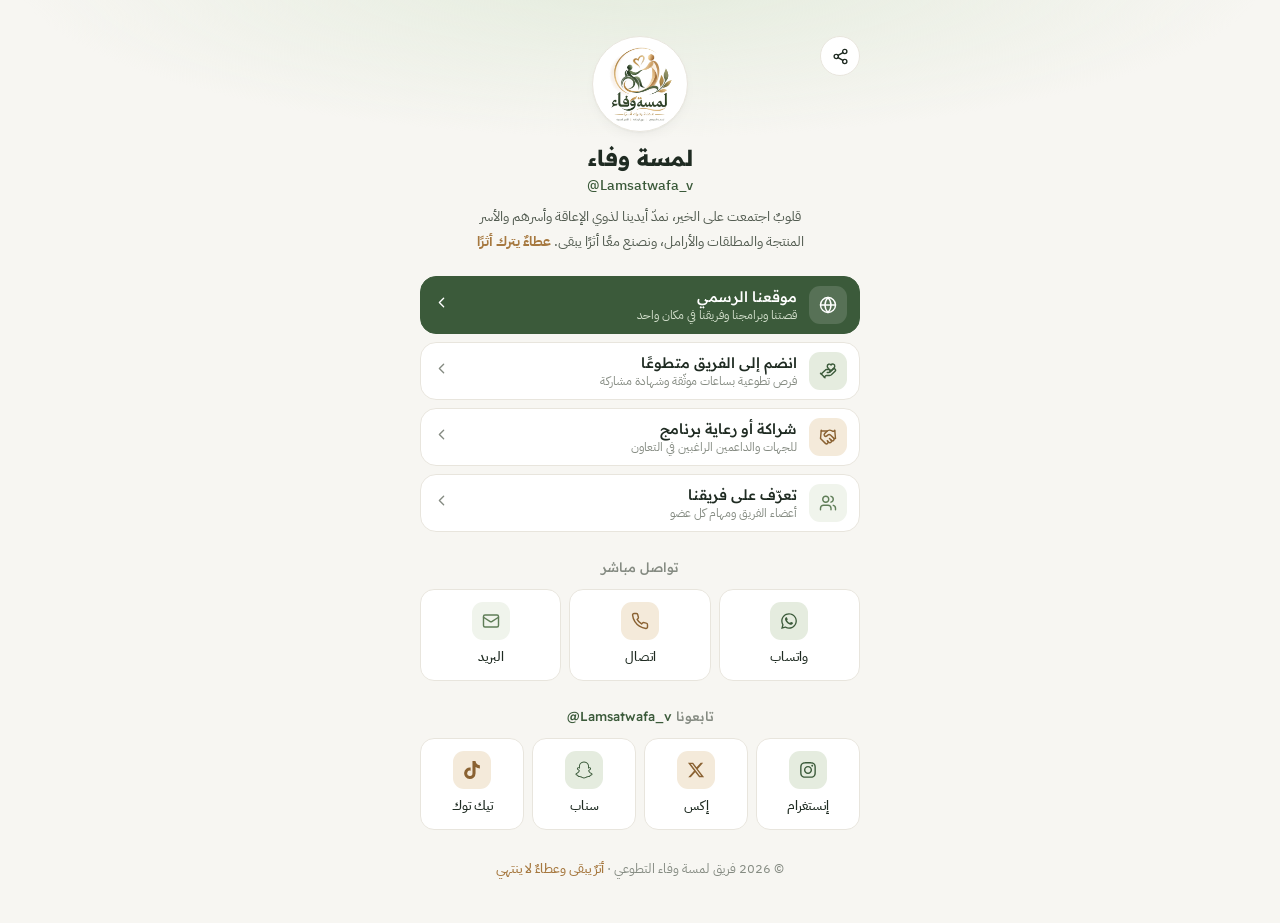
<file: links.html>
<!doctype html>
<html lang="ar" dir="rtl">
<head>
<meta charset="utf-8">
<meta name="viewport" content="width=device-width, initial-scale=1, viewport-fit=cover">
<title>لمسة وفاء | روابطنا</title>
<meta name="description" content="كل روابط فريق لمسة وفاء التطوعي في مكان واحد: الموقع، التطوع، البرامج وحسابات التواصل.">
<meta name="theme-color" content="#F6F4EE">
<meta property="og:type" content="website">
<meta property="og:title" content="لمسة وفاء | روابطنا">
<meta property="og:description" content="كل روابط فريق لمسة وفاء التطوعي في مكان واحد: الموقع، التطوع، البرامج وحسابات التواصل.">
<meta property="og:image" content="assets/og-image.jpg">
<meta property="og:locale" content="ar_SA">
<meta name="twitter:card" content="summary_large_image">
<link rel="icon" type="image/png" href="assets/favicon.png">
<link rel="apple-touch-icon" href="assets/apple-touch-icon.png">
<link rel="preconnect" href="https://fonts.googleapis.com">
<link rel="preconnect" href="https://fonts.gstatic.com" crossorigin>
<link href="https://fonts.googleapis.com/css2?family=IBM+Plex+Sans+Arabic:wght@400;500;600;700&family=Readex+Pro:wght@500;600;700&display=swap" rel="stylesheet">
<link rel="stylesheet" href="assets/style.css">
</head>
<body>
<main class="lp">
  <div class="lp-wrap">
    <div class="lp-top">
      <button class="lp-share" type="button" aria-label="مشاركة الصفحة"><svg stroke="currentColor" fill="none" stroke-width="1.9" viewBox="0 0 24 24" stroke-linecap="round" stroke-linejoin="round" aria-hidden="true" focusable="false" xmlns="http://www.w3.org/2000/svg"><circle cx="18" cy="5" r="3"></circle><circle cx="6" cy="12" r="3"></circle><circle cx="18" cy="19" r="3"></circle><line x1="8.59" x2="15.42" y1="13.51" y2="17.49"></line><line x1="15.41" x2="8.59" y1="6.51" y2="10.49"></line></svg></button>
      <div class="lp-logo"><img src="assets/logo.webp" alt="شعار لمسة وفاء" width="118" height="118"></div>
      <h1>لمسة وفاء</h1>
      <div class="handle"><bdi dir="ltr">@Lamsatwafa_v</bdi></div>
      <p class="bio">قلوبٌ اجتمعت على الخير، نمدّ أيدينا لذوي الإعاقة وأسرهم والأسر المنتجة والمطلقات والأرامل، ونصنع معًا أثرًا يبقى. <b style="color:var(--gold)">عطاءٌ يترك أثرًا</b></p>
    </div>

    <div class="lp-list">
      <a class="lp-link main" href="index.html" ><span class="icon "><svg stroke="currentColor" fill="none" stroke-width="1.9" viewBox="0 0 24 24" stroke-linecap="round" stroke-linejoin="round" aria-hidden="true" focusable="false" xmlns="http://www.w3.org/2000/svg"><circle cx="12" cy="12" r="10"></circle><path d="M12 2a14.5 14.5 0 0 0 0 20 14.5 14.5 0 0 0 0-20"></path><path d="M2 12h20"></path></svg></span><span><b>موقعنا الرسمي</b><small><bdi>قصتنا وبرامجنا وفريقنا في مكان واحد</bdi></small></span><span class="go"><svg stroke="currentColor" fill="none" stroke-width="1.9" viewBox="0 0 24 24" stroke-linecap="round" stroke-linejoin="round" aria-hidden="true" focusable="false" xmlns="http://www.w3.org/2000/svg"><path d="m15 18-6-6 6-6"></path></svg></span></a>
      <a class="lp-link " href="https://wa.me/966556749490?text=%D8%A7%D9%84%D8%B3%D9%84%D8%A7%D9%85%20%D8%B9%D9%84%D9%8A%D9%83%D9%85%D8%8C%20%D8%A3%D8%B1%D8%BA%D8%A8%20%D9%81%D9%8A%20%D8%A7%D9%84%D8%AA%D8%B7%D9%88%D8%B9%20%D9%85%D8%B9%20%D9%81%D8%B1%D9%8A%D9%82%20%D9%84%D9%85%D8%B3%D8%A9%20%D9%88%D9%81%D8%A7%D8%A1" target="_blank" rel="noopener"><span class="icon "><svg stroke="currentColor" fill="none" stroke-width="1.9" viewBox="0 0 24 24" stroke-linecap="round" stroke-linejoin="round" aria-hidden="true" focusable="false" xmlns="http://www.w3.org/2000/svg"><path d="M11 14h2a2 2 0 1 0 0-4h-3c-.6 0-1.1.2-1.4.6L3 16"></path><path d="m7 20 1.6-1.4c.3-.4.8-.6 1.4-.6h4c1.1 0 2.1-.4 2.8-1.2l4.6-4.4a2 2 0 0 0-2.75-2.91l-4.2 3.9"></path><path d="m2 15 6 6"></path><path d="M19.5 8.5c.7-.7 1.5-1.6 1.5-2.7A2.73 2.73 0 0 0 16 4a2.78 2.78 0 0 0-5 1.8c0 1.2.8 2 1.5 2.8L16 12Z"></path></svg></span><span><b>انضم إلى الفريق متطوعًا</b><small><bdi>فرص تطوعية بساعات موثّقة وشهادة مشاركة</bdi></small></span><span class="go"><svg stroke="currentColor" fill="none" stroke-width="1.9" viewBox="0 0 24 24" stroke-linecap="round" stroke-linejoin="round" aria-hidden="true" focusable="false" xmlns="http://www.w3.org/2000/svg"><path d="m15 18-6-6 6-6"></path></svg></span></a>
      <a class="lp-link " href="https://wa.me/966556749490?text=%D8%A7%D9%84%D8%B3%D9%84%D8%A7%D9%85%20%D8%B9%D9%84%D9%8A%D9%83%D9%85%D8%8C%20%D9%86%D8%B1%D8%BA%D8%A8%20%D9%81%D9%8A%20%D8%A7%D9%84%D8%B4%D8%B1%D8%A7%D9%83%D8%A9%20%D8%A3%D9%88%20%D8%B1%D8%B9%D8%A7%D9%8A%D8%A9%20%D8%A3%D8%AD%D8%AF%20%D8%A8%D8%B1%D8%A7%D9%85%D8%AC%20%D9%81%D8%B1%D9%8A%D9%82%20%D9%84%D9%85%D8%B3%D8%A9%20%D9%88%D9%81%D8%A7%D8%A1" target="_blank" rel="noopener"><span class="icon gold"><svg stroke="currentColor" fill="none" stroke-width="1.9" viewBox="0 0 24 24" stroke-linecap="round" stroke-linejoin="round" aria-hidden="true" focusable="false" xmlns="http://www.w3.org/2000/svg"><path d="m11 17 2 2a1 1 0 1 0 3-3"></path><path d="m14 14 2.5 2.5a1 1 0 1 0 3-3l-3.88-3.88a3 3 0 0 0-4.24 0l-.88.88a1 1 0 1 1-3-3l2.81-2.81a5.79 5.79 0 0 1 7.06-.87l.47.28a2 2 0 0 0 1.42.25L21 4"></path><path d="m21 3 1 11h-2"></path><path d="M3 3 2 14l6.5 6.5a1 1 0 1 0 3-3"></path><path d="M3 4h8"></path></svg></span><span><b>شراكة أو رعاية برنامج</b><small><bdi>للجهات والداعمين الراغبين في التعاون</bdi></small></span><span class="go"><svg stroke="currentColor" fill="none" stroke-width="1.9" viewBox="0 0 24 24" stroke-linecap="round" stroke-linejoin="round" aria-hidden="true" focusable="false" xmlns="http://www.w3.org/2000/svg"><path d="m15 18-6-6 6-6"></path></svg></span></a>
      <a class="lp-link " href="index.html#team" ><span class="icon soft"><svg stroke="currentColor" fill="none" stroke-width="1.9" viewBox="0 0 24 24" stroke-linecap="round" stroke-linejoin="round" aria-hidden="true" focusable="false" xmlns="http://www.w3.org/2000/svg"><path d="M16 21v-2a4 4 0 0 0-4-4H6a4 4 0 0 0-4 4v2"></path><circle cx="9" cy="7" r="4"></circle><path d="M22 21v-2a4 4 0 0 0-3-3.87"></path><path d="M16 3.13a4 4 0 0 1 0 7.75"></path></svg></span><span><b>تعرّف على فريقنا</b><small><bdi>أعضاء الفريق ومهام كل عضو</bdi></small></span><span class="go"><svg stroke="currentColor" fill="none" stroke-width="1.9" viewBox="0 0 24 24" stroke-linecap="round" stroke-linejoin="round" aria-hidden="true" focusable="false" xmlns="http://www.w3.org/2000/svg"><path d="m15 18-6-6 6-6"></path></svg></span></a>
    </div>

    <div class="lp-sec">تواصل مباشر</div>
    <div class="lp-tiles t3">
      <a class="lp-tile" href="https://wa.me/966556749490" target="_blank" rel="noopener"><span class="icon"><svg stroke="currentColor" fill="currentColor" stroke-width="0" viewBox="0 0 448 512" aria-hidden="true" focusable="false" xmlns="http://www.w3.org/2000/svg"><path d="M380.9 97.1C339 55.1 283.2 32 223.9 32c-122.4 0-222 99.6-222 222 0 39.1 10.2 77.3 29.6 111L0 480l117.7-30.9c32.4 17.7 68.9 27 106.1 27h.1c122.3 0 224.1-99.6 224.1-222 0-59.3-25.2-115-67.1-157zm-157 341.6c-33.2 0-65.7-8.9-94-25.7l-6.7-4-69.8 18.3L72 359.2l-4.4-7c-18.5-29.4-28.2-63.3-28.2-98.2 0-101.7 82.8-184.5 184.6-184.5 49.3 0 95.6 19.2 130.4 54.1 34.8 34.9 56.2 81.2 56.1 130.5 0 101.8-84.9 184.6-186.6 184.6zm101.2-138.2c-5.5-2.8-32.8-16.2-37.9-18-5.1-1.9-8.8-2.8-12.5 2.8-3.7 5.6-14.3 18-17.6 21.8-3.2 3.7-6.5 4.2-12 1.4-32.6-16.3-54-29.1-75.5-66-5.7-9.8 5.7-9.1 16.3-30.3 1.8-3.7.9-6.9-.5-9.7-1.4-2.8-12.5-30.1-17.1-41.2-4.5-10.8-9.1-9.3-12.5-9.5-3.2-.2-6.9-.2-10.6-.2-3.7 0-9.7 1.4-14.8 6.9-5.1 5.6-19.4 19-19.4 46.3 0 27.3 19.9 53.7 22.6 57.4 2.8 3.7 39.1 59.7 94.8 83.8 35.2 15.2 49 16.5 66.6 13.9 10.7-1.6 32.8-13.4 37.4-26.4 4.6-13 4.6-24.1 3.2-26.4-1.3-2.5-5-3.9-10.5-6.6z"></path></svg></span>واتساب</a>
      <a class="lp-tile" href="tel:+966556749490"><span class="icon gold"><svg stroke="currentColor" fill="none" stroke-width="1.9" viewBox="0 0 24 24" stroke-linecap="round" stroke-linejoin="round" aria-hidden="true" focusable="false" xmlns="http://www.w3.org/2000/svg"><path d="M22 16.92v3a2 2 0 0 1-2.18 2 19.79 19.79 0 0 1-8.63-3.07 19.5 19.5 0 0 1-6-6 19.79 19.79 0 0 1-3.07-8.67A2 2 0 0 1 4.11 2h3a2 2 0 0 1 2 1.72 12.84 12.84 0 0 0 .7 2.81 2 2 0 0 1-.45 2.11L8.09 9.91a16 16 0 0 0 6 6l1.27-1.27a2 2 0 0 1 2.11-.45 12.84 12.84 0 0 0 2.81.7A2 2 0 0 1 22 16.92z"></path></svg></span>اتصال</a>
      <a class="lp-tile" href="mailto:lamsatwafa.v@gmail.com"><span class="icon soft"><svg stroke="currentColor" fill="none" stroke-width="1.9" viewBox="0 0 24 24" stroke-linecap="round" stroke-linejoin="round" aria-hidden="true" focusable="false" xmlns="http://www.w3.org/2000/svg"><rect width="20" height="16" x="2" y="4" rx="2"></rect><path d="m22 7-8.97 5.7a1.94 1.94 0 0 1-2.06 0L2 7"></path></svg></span>البريد</a>
    </div>

    <div class="lp-sec">تابعونا <bdi dir="ltr">@Lamsatwafa_v</bdi></div>
    <div class="lp-tiles t4">
      <a class="lp-tile" href="https://www.instagram.com/Lamsatwafa_v" target="_blank" rel="noopener"><span class="icon"><svg stroke="currentColor" fill="currentColor" stroke-width="0" viewBox="0 0 448 512" aria-hidden="true" focusable="false" xmlns="http://www.w3.org/2000/svg"><path d="M224.1 141c-63.6 0-114.9 51.3-114.9 114.9s51.3 114.9 114.9 114.9S339 319.5 339 255.9 287.7 141 224.1 141zm0 189.6c-41.1 0-74.7-33.5-74.7-74.7s33.5-74.7 74.7-74.7 74.7 33.5 74.7 74.7-33.6 74.7-74.7 74.7zm146.4-194.3c0 14.9-12 26.8-26.8 26.8-14.9 0-26.8-12-26.8-26.8s12-26.8 26.8-26.8 26.8 12 26.8 26.8zm76.1 27.2c-1.7-35.9-9.9-67.7-36.2-93.9-26.2-26.2-58-34.4-93.9-36.2-37-2.1-147.9-2.1-184.9 0-35.8 1.7-67.6 9.9-93.9 36.1s-34.4 58-36.2 93.9c-2.1 37-2.1 147.9 0 184.9 1.7 35.9 9.9 67.7 36.2 93.9s58 34.4 93.9 36.2c37 2.1 147.9 2.1 184.9 0 35.9-1.7 67.7-9.9 93.9-36.2 26.2-26.2 34.4-58 36.2-93.9 2.1-37 2.1-147.8 0-184.8zM398.8 388c-7.8 19.6-22.9 34.7-42.6 42.6-29.5 11.7-99.5 9-132.1 9s-102.7 2.6-132.1-9c-19.6-7.8-34.7-22.9-42.6-42.6-11.7-29.5-9-99.5-9-132.1s-2.6-102.7 9-132.1c7.8-19.6 22.9-34.7 42.6-42.6 29.5-11.7 99.5-9 132.1-9s102.7-2.6 132.1 9c19.6 7.8 34.7 22.9 42.6 42.6 11.7 29.5 9 99.5 9 132.1s2.7 102.7-9 132.1z"></path></svg></span>إنستغرام</a>
      <a class="lp-tile" href="https://x.com/Lamsatwafa_v" target="_blank" rel="noopener"><span class="icon gold"><svg stroke="currentColor" fill="currentColor" stroke-width="0" viewBox="0 0 512 512" aria-hidden="true" focusable="false" xmlns="http://www.w3.org/2000/svg"><path d="M389.2 48h70.6L305.6 224.2 487 464H345L233.7 318.6 106.5 464H35.8L200.7 275.5 26.8 48H172.4L272.9 180.9 389.2 48zM364.4 421.8h39.1L151.1 88h-42L364.4 421.8z"></path></svg></span>إكس</a>
      <a class="lp-tile" href="https://www.snapchat.com/add/Lamsatwafa_v" target="_blank" rel="noopener"><span class="icon"><svg stroke="currentColor" fill="currentColor" stroke-width="0" viewBox="0 0 512 512" aria-hidden="true" focusable="false" xmlns="http://www.w3.org/2000/svg"><path d="M496.926,366.6c-3.373-9.176-9.8-14.086-17.112-18.153-1.376-.806-2.641-1.451-3.72-1.947-2.182-1.128-4.414-2.22-6.634-3.373-22.8-12.09-40.609-27.341-52.959-45.42a102.889,102.889,0,0,1-9.089-16.12c-1.054-3.013-1-4.724-.248-6.287a10.221,10.221,0,0,1,2.914-3.038c3.918-2.591,7.96-5.22,10.7-6.993,4.885-3.162,8.754-5.667,11.246-7.44,9.362-6.547,15.909-13.5,20-21.278a42.371,42.371,0,0,0,2.1-35.191c-6.2-16.318-21.613-26.449-40.287-26.449a55.543,55.543,0,0,0-11.718,1.24c-1.029.224-2.059.459-3.063.72.174-11.16-.074-22.94-1.066-34.534-3.522-40.758-17.794-62.123-32.674-79.16A130.167,130.167,0,0,0,332.1,36.443C309.515,23.547,283.91,17,256,17S202.6,23.547,180,36.443a129.735,129.735,0,0,0-33.281,26.783c-14.88,17.038-29.152,38.44-32.673,79.161-.992,11.594-1.24,23.435-1.079,34.533-1-.26-2.021-.5-3.051-.719a55.461,55.461,0,0,0-11.717-1.24c-18.687,0-34.125,10.131-40.3,26.449a42.423,42.423,0,0,0,2.046,35.228c4.105,7.774,10.652,14.731,20.014,21.278,2.48,1.736,6.361,4.24,11.246,7.44,2.641,1.711,6.5,4.216,10.28,6.72a11.054,11.054,0,0,1,3.3,3.311c.794,1.624.818,3.373-.36,6.6a102.02,102.02,0,0,1-8.94,15.785c-12.077,17.669-29.363,32.648-51.434,44.639C32.355,348.608,20.2,352.75,15.069,366.7c-3.868,10.528-1.339,22.506,8.494,32.6a49.137,49.137,0,0,0,12.4,9.387,134.337,134.337,0,0,0,30.342,12.139,20.024,20.024,0,0,1,6.126,2.741c3.583,3.137,3.075,7.861,7.849,14.78a34.468,34.468,0,0,0,8.977,9.127c10.019,6.919,21.278,7.353,33.207,7.811,10.776.41,22.989.881,36.939,5.481,5.778,1.91,11.78,5.605,18.736,9.92C194.842,480.951,217.707,495,255.973,495s61.292-14.123,78.118-24.428c6.907-4.24,12.872-7.9,18.489-9.758,13.949-4.613,26.163-5.072,36.939-5.481,11.928-.459,23.187-.893,33.206-7.812a34.584,34.584,0,0,0,10.218-11.16c3.434-5.84,3.348-9.919,6.572-12.771a18.971,18.971,0,0,1,5.753-2.629A134.893,134.893,0,0,0,476.02,408.71a48.344,48.344,0,0,0,13.019-10.193l.124-.149C498.389,388.5,500.708,376.867,496.926,366.6Zm-34.013,18.277c-20.745,11.458-34.533,10.23-45.259,17.137-9.114,5.865-3.72,18.513-10.342,23.076-8.134,5.617-32.177-.4-63.239,9.858-25.618,8.469-41.961,32.822-88.038,32.822s-62.036-24.3-88.076-32.884c-31-10.255-55.092-4.241-63.239-9.858-6.609-4.563-1.24-17.211-10.341-23.076-10.739-6.907-24.527-5.679-45.26-17.075-13.206-7.291-5.716-11.8-1.314-13.937,75.143-36.381,87.133-92.552,87.666-96.719.645-5.046,1.364-9.014-4.191-14.148-5.369-4.96-29.189-19.7-35.8-24.316-10.937-7.638-15.748-15.264-12.2-24.638,2.48-6.485,8.531-8.928,14.879-8.928a27.643,27.643,0,0,1,5.965.67c12,2.6,23.659,8.617,30.392,10.242a10.749,10.749,0,0,0,2.48.335c3.6,0,4.86-1.811,4.612-5.927-.768-13.132-2.628-38.725-.558-62.644,2.84-32.909,13.442-49.215,26.04-63.636,6.051-6.932,34.484-36.976,88.857-36.976s82.88,29.92,88.931,36.827c12.611,14.421,23.225,30.727,26.04,63.636,2.071,23.919.285,49.525-.558,62.644-.285,4.327,1.017,5.927,4.613,5.927a10.648,10.648,0,0,0,2.48-.335c6.745-1.624,18.4-7.638,30.4-10.242a27.641,27.641,0,0,1,5.964-.67c6.386,0,12.4,2.48,14.88,8.928,3.546,9.374-1.24,17-12.189,24.639-6.609,4.612-30.429,19.343-35.8,24.315-5.568,5.134-4.836,9.1-4.191,14.149.533,4.228,12.511,60.4,87.666,96.718C468.629,373.011,476.119,377.524,462.913,384.877Z"></path></svg></span>سناب</a>
      <a class="lp-tile" href="https://www.tiktok.com/@Lamsatwafa_v" target="_blank" rel="noopener"><span class="icon gold"><svg stroke="currentColor" fill="currentColor" stroke-width="0" viewBox="0 0 448 512" aria-hidden="true" focusable="false" xmlns="http://www.w3.org/2000/svg"><path d="M448,209.91a210.06,210.06,0,0,1-122.77-39.25V349.38A162.55,162.55,0,1,1,185,188.31V278.2a74.62,74.62,0,1,0,52.23,71.18V0l88,0a121.18,121.18,0,0,0,1.86,22.17h0A122.18,122.18,0,0,0,381,102.39a121.43,121.43,0,0,0,67,20.14Z"></path></svg></span>تيك توك</a>
    </div>

    <p class="lp-foot">© <span id="y">2026</span> فريق لمسة وفاء التطوعي · <b>أثرٌ يبقى وعطاءٌ لا ينتهي</b></p>
  </div>
</main>
<div class="toast" role="status" aria-live="polite"></div>
<script src="assets/links.js"></script>
</body>
</html>
</file>
<file: assets/style.css>
/* لمسة وفاء — styles (v3: simple & modern) */
:root {
  --bg: #F7F6F2;
  --surface: #FFFFFF;
  --ink: #1F2B22;
  --body: #535C51;
  --muted: #858B82;
  --green: #3B5A3A;
  --green-dark: #2A4229;
  --green-mid: #5F7D57;
  --green-tint: #E5ECDF;
  --green-soft: #F0F4EC;
  --gold: #A6783F;
  --gold-dark: #8A6232;
  --gold-tint: #F4EADA;
  --line: #E8E5DD;
  --radius: 16px;
  --shadow: 0 1px 2px rgba(31, 43, 34, .04), 0 6px 18px -10px rgba(31, 43, 34, .12);
  --shadow-lg: 0 2px 4px rgba(31, 43, 34, .04), 0 18px 40px -18px rgba(31, 43, 34, .22);
  --font: "IBM Plex Sans Arabic", "Segoe UI", Tahoma, sans-serif;
  --font-head: "Readex Pro", "IBM Plex Sans Arabic", "Segoe UI", sans-serif;
  --max: 1120px;
}

*, *::before, *::after { box-sizing: border-box; }
html { scroll-behavior: smooth; scroll-padding-top: 76px; -webkit-text-size-adjust: 100%; }
body { margin: 0; background: var(--bg); color: var(--body); font-family: var(--font); font-size: 15.5px; line-height: 1.75; -webkit-font-smoothing: antialiased; }
img { max-width: 100%; display: block; }
a { color: var(--green); text-decoration: none; }
a:hover { color: var(--green-dark); }
h1, h2, h3, h4 { font-family: var(--font-head); color: var(--ink); margin: 0; line-height: 1.35; font-weight: 600; }
p { margin: 0; }
ul { margin: 0; padding: 0; list-style: none; }
svg { flex-shrink: 0; }
:focus-visible { outline: 2px solid var(--gold); outline-offset: 3px; border-radius: 8px; }
.container { width: min(var(--max), 100% - 40px); margin-inline: auto; }
.sr-only { position: absolute; width: 1px; height: 1px; overflow: hidden; clip: rect(0 0 0 0); white-space: nowrap; }

/* buttons */
.btn {
  display: inline-flex; align-items: center; justify-content: center; gap: 8px;
  min-height: 44px; padding: 10px 20px; border-radius: 999px; border: 1px solid transparent;
  font-family: var(--font-head); font-weight: 500; font-size: 14.5px; line-height: 1; cursor: pointer;
  transition: background .2s, color .2s, border-color .2s, transform .2s;
}
.btn svg { width: 18px; height: 18px; }
.btn-primary, .btn-primary:visited { background: var(--green); color: #fff; }
.btn-primary:hover { background: var(--green-dark); color: #fff; transform: translateY(-1px); }
.btn-ghost { background: var(--surface); color: var(--ink); border-color: var(--line); }
.btn-ghost:hover { border-color: var(--green); color: var(--green); }

/* header */
.site-header { position: sticky; top: 0; z-index: 50; background: rgba(247, 246, 242, .86); backdrop-filter: blur(12px); -webkit-backdrop-filter: blur(12px); border-bottom: 1px solid transparent; transition: border-color .3s; }
.site-header.scrolled { border-bottom-color: var(--line); }
.nav { display: flex; align-items: center; justify-content: space-between; gap: 16px; height: 64px; }
.brand { display: flex; align-items: center; gap: 10px; }
.brand img { width: 38px; height: 38px; object-fit: contain; }
.brand b { display: block; font-family: var(--font-head); font-size: 16.5px; font-weight: 600; color: var(--ink); line-height: 1.2; }
.brand small { display: block; font-size: 11.5px; color: var(--gold); font-weight: 500; line-height: 1.3; }
.nav-links { display: flex; align-items: center; gap: 2px; }
.nav-links a { color: var(--body); font-size: 14.5px; padding: 8px 12px; border-radius: 999px; transition: background .2s, color .2s; }
.nav-links a:hover { background: var(--green-soft); color: var(--green); }
.nav-links a.btn-primary { color: #fff; }
.menu-btn { display: none; width: 42px; height: 42px; border-radius: 12px; border: 1px solid var(--line); background: var(--surface); color: var(--ink); cursor: pointer; align-items: center; justify-content: center; }
.menu-btn svg { width: 20px; height: 20px; }
@media (max-width: 960px) {
  .menu-btn { display: inline-flex; }
  .nav-cta .btn { display: none; }
  .nav-links {
    position: absolute; inset-inline: 14px; top: 70px; flex-direction: column; align-items: stretch; gap: 0;
    background: var(--surface); border: 1px solid var(--line); border-radius: 16px; padding: 8px; box-shadow: var(--shadow-lg);
    opacity: 0; visibility: hidden; transform: translateY(-6px); transition: opacity .2s, transform .2s, visibility .2s;
  }
  .nav-links.open { opacity: 1; visibility: visible; transform: none; }
  .nav-links a { padding: 11px 14px; font-size: 15px; border-radius: 10px; }
  .nav-links .btn { display: flex; margin-top: 6px; }
}
@media (min-width: 961px) { .nav-links .btn { display: none; } }

/* hero */
.hero { position: relative; overflow: hidden; padding: 72px 0 64px; text-align: center; }
.hero::before { content: ""; position: absolute; inset: -40% -10% auto; height: 520px; background: radial-gradient(closest-side, #E3EBDC, transparent 70%); z-index: -1; }
.hero::after { content: ""; position: absolute; width: 380px; height: 380px; inset-inline-start: -120px; bottom: -200px; background: radial-gradient(closest-side, #F3E5CF, transparent 70%); z-index: -1; }
.hero-inner { max-width: 760px; }
.chip { display: inline-flex; align-items: center; gap: 8px; padding: 6px 14px; border-radius: 999px; background: var(--surface); border: 1px solid var(--line); font-size: 13px; color: var(--body); }
.chip .dot { width: 6px; height: 6px; border-radius: 50%; background: var(--gold); }
.hero h1 { font-size: clamp(38px, 6.5vw, 60px); font-weight: 700; margin: 18px 0 2px; }
.hero h1 span { color: var(--green); }
.tagline { font-family: var(--font-head); font-size: clamp(16px, 2vw, 19px); color: var(--gold); font-weight: 500; }
.hero .lead { font-size: 16.5px; margin: 16px auto 26px; max-width: 600px; }
.hero-actions { display: flex; flex-wrap: wrap; justify-content: center; gap: 10px; }
.hero-groups { margin-top: 40px; display: grid; grid-template-columns: repeat(4, minmax(0, 1fr)); gap: 10px; }
.hero-groups li { display: flex; align-items: center; gap: 10px; padding: 10px 12px; background: var(--surface); border: 1px solid var(--line); border-radius: 14px; font-size: 13.5px; font-weight: 500; color: var(--ink); text-align: start; line-height: 1.4; }
.hero-groups .icon { width: 34px; height: 34px; border-radius: 10px; }
.hero-groups .icon svg { width: 17px; height: 17px; }
@media (max-width: 760px) { .hero { padding: 48px 0 48px; } .hero-groups { grid-template-columns: repeat(2, minmax(0, 1fr)); margin-top: 32px; } }

/* sections */
section { padding: 72px 0; }
section.alt { background: var(--surface); border-block: 1px solid var(--line); }
.section-head { max-width: 640px; margin-bottom: 32px; }
.section-head.center { margin-inline: auto; text-align: center; }
.eyebrow { display: inline-block; color: var(--gold); font-weight: 600; font-size: 13px; margin-bottom: 6px; }
.section-head h2 { font-size: clamp(23px, 3vw, 30px); }
.section-head p { margin-top: 10px; font-size: 15.5px; }
@media (max-width: 700px) { section { padding: 56px 0; } }

.grid { display: grid; gap: 16px; }
.g3 { grid-template-columns: repeat(3, minmax(0, 1fr)); }
.g4 { grid-template-columns: repeat(4, minmax(0, 1fr)); }
@media (max-width: 960px) { .g3, .g4 { grid-template-columns: repeat(2, minmax(0, 1fr)); } }
@media (max-width: 600px) { .g3, .g4 { grid-template-columns: 1fr; } }

.card { background: var(--surface); border: 1px solid var(--line); border-radius: var(--radius); padding: 22px; transition: transform .2s, box-shadow .2s, border-color .2s; }
.card:hover { transform: translateY(-2px); box-shadow: var(--shadow); }
.card h3 { font-size: 16.5px; margin: 14px 0 4px; }
.card p { font-size: 14.5px; }
.icon { width: 40px; height: 40px; border-radius: 12px; display: grid; place-items: center; background: var(--green-tint); color: var(--green); }
.icon svg { width: 20px; height: 20px; }
.icon.gold { background: var(--gold-tint); color: var(--gold-dark); }
.icon.soft { background: var(--green-soft); color: var(--green-mid); }

/* story */
.story-grid { display: grid; grid-template-columns: 1.1fr .9fr; gap: 48px; align-items: start; }
.story p { font-size: 15.5px; line-height: 1.95; margin-bottom: 14px; }
.story p strong { color: var(--green); }
.pull { margin: 20px 0 0; padding: 18px 22px; border-inline-start: 3px solid var(--gold); background: var(--gold-tint); border-radius: 4px 14px 14px 4px; color: var(--ink); font-family: var(--font-head); font-size: 16px; line-height: 1.8; }
.why { display: grid; gap: 10px; }
.why-title { font-size: 16px; margin-bottom: 4px; }
.why-item { display: flex; gap: 14px; align-items: flex-start; padding: 16px; border: 1px solid var(--line); border-radius: 14px; background: var(--bg); }
.why-item b { display: block; font-family: var(--font-head); font-weight: 600; color: var(--ink); font-size: 15px; }
.why-item b + span { display: block; font-size: 14px; line-height: 1.7; }
@media (max-width: 860px) { .story-grid { grid-template-columns: 1fr; gap: 28px; } }

/* vision & mission */
.vm { display: grid; grid-template-columns: 1fr 1fr; gap: 16px; }
.vm-card { position: relative; border-radius: 20px; padding: 28px; overflow: hidden; }
.vm-card.vision { background: var(--green-soft); border: 1px solid var(--green-tint); }
.vm-card.mission { background: #FBF6EE; border: 1px solid var(--gold-tint); }
.vm-card .label { display: inline-flex; align-items: center; gap: 6px; font-family: var(--font-head); font-weight: 600; font-size: 14px; }
.vm-card.vision .label { color: var(--green); }
.vm-card.mission .label { color: var(--gold-dark); }
.vm-card .label svg { width: 17px; height: 17px; }
.vm-card blockquote { margin: 12px 0 0; font-size: 16.5px; line-height: 1.9; color: var(--ink); }
.vm-card blockquote em { font-style: normal; font-weight: 600; color: var(--green); }
.vm-card.mission blockquote em { color: var(--gold-dark); }
.vm-card .quote { position: absolute; inset-inline-end: 18px; top: 16px; width: 48px; height: 48px; opacity: .08; color: var(--ink); }
.values { margin-top: 20px; display: flex; flex-wrap: wrap; justify-content: center; align-items: center; gap: 8px; }
.values-title { font-family: var(--font-head); font-weight: 600; font-size: 14px; color: var(--ink); margin-inline-end: 6px; }
.value { display: inline-flex; align-items: center; gap: 6px; padding: 6px 14px; border-radius: 999px; background: var(--surface); border: 1px solid var(--line); font-size: 13.5px; color: var(--ink); }
.value svg { width: 15px; height: 15px; color: var(--green); }
@media (max-width: 760px) { .vm { grid-template-columns: 1fr; } .vm-card { padding: 22px; } }

/* programs tabs */
.tabs { display: flex; gap: 6px; padding: 5px; background: var(--bg); border: 1px solid var(--line); border-radius: 999px; width: fit-content; max-width: 100%; overflow-x: auto; margin-bottom: 20px; scrollbar-width: none; }
.tabs::-webkit-scrollbar { display: none; }
.tab { display: inline-flex; align-items: center; gap: 6px; white-space: nowrap; min-height: 38px; padding: 8px 16px; border-radius: 999px; border: 0; background: transparent; color: var(--body); font-family: var(--font-head); font-size: 14px; font-weight: 500; cursor: pointer; transition: background .2s, color .2s; }
.tab svg { width: 16px; height: 16px; }
.tab:hover { color: var(--green); }
.tab[aria-selected="true"] { background: var(--surface); color: var(--green); box-shadow: 0 1px 3px rgba(31, 43, 34, .12); }
.panel { display: grid; grid-template-columns: .85fr 1.15fr; gap: 16px; }
.panel[hidden] { display: none; }
.panel-intro { background: var(--green-soft); border: 1px solid var(--green-tint); border-radius: 20px; padding: 26px; display: flex; flex-direction: column; gap: 10px; }
.panel-intro h3 { font-size: 20px; }
.panel-intro p { font-size: 15px; color: var(--ink); line-height: 1.85; }
.panel-intro .icon { background: var(--surface); }
.tags { display: flex; flex-wrap: wrap; gap: 6px; margin-top: auto; padding-top: 6px; }
.tag { padding: 4px 12px; border-radius: 999px; background: var(--surface); color: var(--green); font-size: 12.5px; font-weight: 500; }
.tag.gold { color: var(--gold-dark); }
.panel-list { display: grid; grid-template-columns: repeat(2, minmax(0, 1fr)); gap: 10px; }
.mini { display: flex; gap: 12px; align-items: flex-start; padding: 14px; border: 1px solid var(--line); border-radius: 14px; background: var(--surface); }
.mini .icon { width: 36px; height: 36px; border-radius: 10px; }
.mini .icon svg { width: 18px; height: 18px; }
.mini b { display: block; font-family: var(--font-head); font-weight: 600; font-size: 14.5px; color: var(--ink); line-height: 1.45; }
.mini b + span { display: block; font-size: 13.5px; line-height: 1.6; margin-top: 2px; }
.note { display: flex; gap: 10px; align-items: center; margin-top: 16px; font-size: 14px; color: var(--body); }
.note svg { width: 18px; height: 18px; color: var(--green); }
@media (max-width: 860px) { .panel { grid-template-columns: 1fr; } }
@media (max-width: 520px) { .panel-list { grid-template-columns: 1fr; } .panel-intro { padding: 20px; } }

/* seasons */
.timeline { display: grid; grid-template-columns: repeat(5, minmax(0, 1fr)); gap: 12px; }
.t-item { display: flex; flex-direction: column; align-items: center; text-align: center; gap: 10px; padding: 20px 12px; border: 1px solid var(--line); border-radius: 16px; background: var(--surface); }
.t-dot { width: 44px; height: 44px; border-radius: 50%; display: grid; place-items: center; }
.t-dot svg { width: 20px; height: 20px; }
.t-dot.bg-green { background: var(--green-tint); color: var(--green); }
.t-dot.bg-gold { background: var(--gold-tint); color: var(--gold-dark); }
.t-item small { display: block; font-size: 12.5px; font-weight: 600; }
.t-item b { display: block; font-family: var(--font-head); font-weight: 600; color: var(--ink); font-size: 15px; }
.t-item b + span { display: block; font-size: 13px; color: var(--muted); }
.c-green { color: var(--green); } .c-gold { color: var(--gold-dark); }
@media (max-width: 960px) { .timeline { grid-template-columns: repeat(2, minmax(0, 1fr)); } }
@media (max-width: 520px) {
  .timeline { grid-template-columns: 1fr; gap: 8px; }
  .t-item { flex-direction: row; text-align: start; padding: 12px 14px; }
}

/* team */
.members-lead { margin-bottom: 16px; }
.member { padding: 0; overflow: hidden; display: flex; flex-direction: column; }
.m-photo { position: relative; aspect-ratio: 4 / 3.3; display: flex; align-items: flex-end; justify-content: center; overflow: hidden; background: linear-gradient(180deg, #F3F1EA, #E7EEE1); }
.m-photo img { width: 80%; height: 94%; object-fit: contain; object-position: bottom center; }
.m-photo.empty { align-items: center; }
.m-photo.empty img { width: 30%; height: auto; opacity: .35; filter: grayscale(.3); }
.m-photo .badge { position: absolute; top: 10px; inset-inline-start: 10px; font-size: 11.5px; font-weight: 600; padding: 3px 10px; border-radius: 999px; background: rgba(255, 255, 255, .92); color: var(--green); }
.m-photo .badge.gold { color: var(--gold-dark); }
.m-body { padding: 16px 18px 18px; display: flex; flex-direction: column; flex: 1; }
.m-body h3 { margin: 0; font-size: 16.5px; }
.m-body h3.tbd { color: var(--muted); font-weight: 500; font-size: 15px; }
.m-role { display: flex; align-items: center; gap: 6px; margin-top: 2px; color: var(--green); font-weight: 500; font-size: 13.5px; }
.m-role svg { width: 15px; height: 15px; }
.m-body ul { margin-top: 12px; padding-top: 12px; border-top: 1px solid var(--line); display: grid; gap: 5px; }
.m-body li { position: relative; padding-inline-start: 14px; font-size: 13.5px; line-height: 1.6; }
.m-body li::before { content: ""; position: absolute; inset-inline-start: 0; top: .72em; width: 5px; height: 5px; border-radius: 50%; background: var(--gold); }
.m-body .tip { margin-top: 12px; padding: 8px 12px; border-radius: 10px; background: var(--green-soft); color: var(--green); font-weight: 500; font-size: 12.5px; text-align: center; }
@media (max-width: 600px) {
  .members { grid-template-columns: repeat(2, minmax(0, 1fr)); gap: 10px; }
  .members .m-photo { aspect-ratio: 1 / 1; }
  .members .m-body { padding: 10px 12px 14px; }
  .members .m-body h3 { font-size: 14.5px; }
  .members .m-body h3.tbd { font-size: 13.5px; }
  .members .m-role { font-size: 12.5px; align-items: flex-start; line-height: 1.5; }
  .members .m-role svg { width: 13px; height: 13px; margin-top: 3px; }
  .members .m-body ul, .members .m-body .tip { display: none; }
  .members .m-photo .badge { top: 6px; inset-inline-start: 6px; font-size: 10.5px; padding: 2px 8px; }
}

/* volunteer */
.journey { display: grid; grid-template-columns: repeat(4, minmax(0, 1fr)); gap: 12px; }
.j-step { position: relative; padding: 20px; border: 1px solid var(--line); border-radius: 16px; background: var(--surface); }
.j-num { position: absolute; top: 18px; inset-inline-end: 18px; font-family: var(--font-head); font-weight: 600; font-size: 13px; color: var(--muted); }
.j-step b { display: block; font-family: var(--font-head); font-weight: 600; color: var(--ink); font-size: 15px; margin-top: 12px; }
.j-step b + span { display: block; font-size: 13.5px; line-height: 1.7; margin-top: 2px; }
.benefits { margin-top: 14px; display: flex; flex-wrap: wrap; align-items: center; gap: 8px 18px; padding: 16px 20px; border-radius: 16px; background: var(--green-soft); border: 1px solid var(--green-tint); }
.benefits h3 { font-size: 14.5px; color: var(--green); margin-inline-end: 6px; }
.benefit { display: inline-flex; align-items: center; gap: 6px; font-size: 13.5px; color: var(--ink); }
.benefit svg { width: 16px; height: 16px; color: var(--green); }
@media (max-width: 960px) { .journey { grid-template-columns: repeat(2, minmax(0, 1fr)); } }
@media (max-width: 520px) { .journey { grid-template-columns: 1fr; } }

/* partners */
.link-card { color: inherit; display: flex; flex-direction: column; }
.link-card:hover { color: inherit; border-color: #C9D4C1; }
.link-card .more { margin-top: auto; padding-top: 14px; display: inline-flex; align-items: center; gap: 6px; color: var(--green); font-weight: 500; font-size: 13.5px; }
.link-card .more svg { width: 15px; height: 15px; transition: transform .2s; }
.link-card:hover .more svg { transform: translateX(-3px); }
.cta { margin-top: 16px; padding: 24px 28px; border-radius: 20px; background: var(--green); color: #fff; display: flex; align-items: center; justify-content: space-between; gap: 16px; flex-wrap: wrap; }
.cta h3 { color: #fff; font-size: 18px; }
.cta p { color: #D9E4D3; font-size: 14px; margin-top: 2px; }
.cta .btn { background: #fff; color: var(--green); }
.cta .btn:hover { background: var(--gold-tint); color: var(--green-dark); }

/* slogan */
.slogan { padding: 64px 0; text-align: center; }
.slogan p { font-family: var(--font-head); font-size: clamp(22px, 3.4vw, 34px); color: var(--ink); font-weight: 600; line-height: 1.6; }
.slogan p span { color: var(--green); }
.slogan small { display: block; margin-top: 8px; font-size: 14.5px; color: var(--muted); }

/* contact */
.contact-grid { display: grid; grid-template-columns: 1.1fr .9fr; gap: 16px; }
.handle-card { padding: 24px; border: 1px solid var(--line); border-radius: 20px; background: var(--surface); }
.handle-card small { color: var(--muted); font-size: 13px; }
.handle-card .handle { display: block; direction: ltr; text-align: right; font-family: var(--font-head); font-weight: 600; font-size: clamp(20px, 3vw, 26px); color: var(--green); margin: 2px 0 16px; }
.socials { display: grid; grid-template-columns: repeat(2, minmax(0, 1fr)); gap: 8px; }
.social { display: flex; align-items: center; gap: 10px; min-height: 46px; padding: 8px 14px; border-radius: 12px; background: var(--bg); color: var(--ink); font-size: 14px; font-weight: 500; transition: background .2s, color .2s; }
.social svg { width: 18px; height: 18px; color: var(--green); }
.social:hover { background: var(--green); color: #fff; }
.social:hover svg { color: #fff; }
.direct { display: grid; gap: 8px; }
.direct a { display: flex; align-items: center; gap: 12px; padding: 14px 16px; border: 1px solid var(--line); border-radius: 16px; background: var(--surface); color: var(--ink); transition: border-color .2s, box-shadow .2s; }
.direct a:hover { border-color: #C9D4C1; box-shadow: var(--shadow); color: var(--ink); }
.direct small { display: block; color: var(--muted); font-size: 12.5px; }
.direct b { display: block; direction: ltr; text-align: right; font-family: var(--font-head); font-weight: 600; font-size: 15.5px; }
.direct b.email { font-size: 14px; word-break: break-all; }
.direct .go { margin-inline-start: auto; color: var(--muted); }
.direct .go svg { width: 16px; height: 16px; }
@media (max-width: 860px) { .contact-grid { grid-template-columns: 1fr; } }

/* footer */
.site-footer { padding: 36px 0 24px; background: var(--surface); border-top: 1px solid var(--line); font-size: 13.5px; }
.footer-grid { display: flex; justify-content: space-between; align-items: center; gap: 18px; flex-wrap: wrap; }
.footer-brand { display: flex; align-items: center; gap: 10px; }
.footer-brand .logo-bg { display: contents; }
.footer-brand img { width: 40px; height: 40px; object-fit: contain; }
.footer-brand b { display: block; font-family: var(--font-head); font-size: 15px; color: var(--ink); }
.footer-brand span span { color: var(--gold); font-size: 12.5px; }
.footer-social { display: flex; gap: 6px; }
.footer-social a { width: 38px; height: 38px; border-radius: 50%; display: grid; place-items: center; background: var(--bg); color: var(--green); transition: background .2s, color .2s; }
.footer-social a:hover { background: var(--green); color: #fff; }
.footer-social svg { width: 17px; height: 17px; }
.footer-bottom { margin-top: 22px; padding-top: 16px; border-top: 1px solid var(--line); display: flex; justify-content: space-between; gap: 10px; flex-wrap: wrap; color: var(--muted); }

/* reveal */
.reveal { opacity: 0; transform: translateY(14px); transition: opacity .6s ease, transform .6s ease; }
.reveal.in { opacity: 1; transform: none; }
@media (prefers-reduced-motion: reduce) { html { scroll-behavior: auto; } .reveal { opacity: 1; transform: none; transition: none; } .card:hover { transform: none; } }

/* =================== links page =================== */
.lp { min-height: 100vh; display: flex; justify-content: center; padding: 36px 16px 44px; position: relative; overflow-x: hidden; }
.lp::before { content: ""; position: fixed; inset: -30% -20% auto; height: 480px; background: radial-gradient(closest-side, #E3EBDC, transparent 70%); z-index: -1; }
.lp-wrap { width: 100%; max-width: 440px; }
.lp-top { position: relative; text-align: center; }
.lp-share { position: absolute; top: 0; inset-inline-start: 0; width: 40px; height: 40px; border-radius: 50%; border: 1px solid var(--line); background: var(--surface); color: var(--ink); display: grid; place-items: center; cursor: pointer; }
.lp-share svg { width: 17px; height: 17px; }
.lp-logo { width: 96px; height: 96px; margin: 0 auto; border-radius: 50%; background: var(--surface); display: grid; place-items: center; border: 1px solid var(--line); box-shadow: var(--shadow); }
.lp-logo img { width: 82px; height: 82px; object-fit: contain; }
.lp h1 { font-size: 22px; margin-top: 12px; font-weight: 700; }
.lp .handle { color: var(--green); font-size: 13.5px; font-weight: 500; }
.lp .bio { margin: 8px auto 0; max-width: 360px; font-size: 14px; line-height: 1.75; }
.lp-list { display: grid; gap: 8px; margin-top: 22px; }
.lp-link { display: flex; align-items: center; gap: 12px; min-height: 58px; padding: 9px 12px; border-radius: 16px; background: var(--surface); border: 1px solid var(--line); color: var(--ink); transition: border-color .2s, transform .2s, box-shadow .2s; }
.lp-link:hover { color: var(--ink); border-color: #C9D4C1; transform: translateY(-1px); box-shadow: var(--shadow); }
.lp-link .icon { width: 38px; height: 38px; border-radius: 11px; }
.lp-link .icon svg { width: 18px; height: 18px; }
.lp-link b { display: block; font-family: var(--font-head); font-weight: 500; font-size: 14.5px; line-height: 1.35; }
.lp-link small { display: block; color: var(--muted); font-size: 12px; line-height: 1.4; }
.lp-link .go { margin-inline-start: auto; color: var(--muted); }
.lp-link .go svg { width: 17px; height: 17px; }
.lp-link.main { background: var(--green); border-color: var(--green); color: #fff; }
.lp-link.main small { color: #D3DFCC; }
.lp-link.main .icon { background: rgba(255, 255, 255, .14); color: #fff; }
.lp-link.main .go { color: #fff; }
.lp-sec { margin: 24px 0 10px; font-family: var(--font-head); font-weight: 500; font-size: 13px; color: var(--muted); text-align: center; }
.lp-sec bdi { color: var(--green); }
.lp-tiles { display: grid; gap: 8px; }
.lp-tiles.t3 { grid-template-columns: repeat(3, minmax(0, 1fr)); }
.lp-tiles.t4 { grid-template-columns: repeat(4, minmax(0, 1fr)); }
.lp-tile { display: flex; flex-direction: column; align-items: center; gap: 6px; padding: 12px 6px; border-radius: 14px; background: var(--surface); border: 1px solid var(--line); color: var(--ink); font-size: 12.5px; font-weight: 500; text-align: center; transition: border-color .2s, transform .2s; }
.lp-tile:hover { color: var(--ink); border-color: #C9D4C1; transform: translateY(-1px); }
.lp-tile .icon { width: 38px; height: 38px; border-radius: 11px; }
.lp-tile .icon svg { width: 18px; height: 18px; }
.lp-foot { text-align: center; margin-top: 28px; font-size: 12.5px; color: var(--muted); }
.lp-foot b { color: var(--gold); font-weight: 500; }
.toast { position: fixed; bottom: 24px; left: 50%; transform: translate(-50%, 20px); background: var(--ink); color: #fff; padding: 10px 18px; border-radius: 999px; font-size: 14px; opacity: 0; transition: all .25s; pointer-events: none; }
.toast.show { opacity: 1; transform: translate(-50%, 0); }

/* =================== motion & menu (v3.1) =================== */
@view-transition { navigation: auto; }
::view-transition-old(root) { animation: vtOut .28s ease both; }
::view-transition-new(root) { animation: vtIn .42s cubic-bezier(.2, .7, .2, 1) both; }
@keyframes vtOut { to { opacity: 0; transform: translateY(-8px); } }
@keyframes vtIn { from { opacity: 0; transform: translateY(12px); } }
body { animation: pageIn .6s ease both; }
@keyframes pageIn { from { opacity: 0; } to { opacity: 1; } }

/* scroll progress */
.progress { position: fixed; top: 0; inset-inline: 0; height: 3px; z-index: 60; background: linear-gradient(90deg, var(--gold), var(--green)); transform: scaleX(0); transform-origin: right; pointer-events: none; }

/* header & menu */
.site-header { animation: headerIn .7s cubic-bezier(.2, .7, .2, 1) both; }
@keyframes headerIn { from { transform: translateY(-100%); } }
.menu-btn .i-close { display: none; }
.menu-btn[aria-expanded="true"] .i-open { display: none; }
.menu-btn[aria-expanded="true"] .i-close { display: inline-flex; animation: spinIn .3s ease; }
.menu-btn span { display: inline-flex; }
@keyframes spinIn { from { transform: rotate(-90deg) scale(.6); opacity: 0; } }
.nav-links a.active { color: var(--green); background: var(--green-soft); }
.nav-backdrop { position: fixed; inset: 0; z-index: 45; background: rgba(31, 43, 34, .32); backdrop-filter: blur(4px); -webkit-backdrop-filter: blur(4px); opacity: 0; visibility: hidden; transition: opacity .25s, visibility .25s; touch-action: none; }
.nav-backdrop.show { opacity: 1; visibility: visible; }
body.menu-open { position: fixed; inset-inline: 0; width: 100%; overflow: hidden; }
@media (max-width: 960px) {
  .nav-links { max-height: calc(100dvh - 90px); overflow-y: auto; overscroll-behavior: contain; transform-origin: top center; transform: translateY(-8px) scale(.98); }
  .nav-links.open { transform: none; }
  .nav-links.open > * { animation: itemIn .4s cubic-bezier(.2, .7, .2, 1) both; }
  .nav-links.open > *:nth-child(2) { animation-delay: .03s; } .nav-links.open > *:nth-child(3) { animation-delay: .06s; }
  .nav-links.open > *:nth-child(4) { animation-delay: .09s; } .nav-links.open > *:nth-child(5) { animation-delay: .12s; }
  .nav-links.open > *:nth-child(6) { animation-delay: .15s; } .nav-links.open > *:nth-child(7) { animation-delay: .18s; }
  .nav-links.open > *:nth-child(8) { animation-delay: .21s; }
}
@keyframes itemIn { from { opacity: 0; transform: translateX(14px); } }

/* hero entrance (plays on load) */
.hero .reveal { opacity: 0; transform: translateY(18px); animation: rise .8s cubic-bezier(.2, .7, .2, 1) forwards; transition: none; }
.hero .reveal:nth-child(1) { animation-delay: .15s; } .hero .reveal:nth-child(2) { animation-delay: .25s; }
.hero .reveal:nth-child(3) { animation-delay: .35s; } .hero .reveal:nth-child(4) { animation-delay: .45s; }
.hero .reveal:nth-child(5) { animation-delay: .55s; } .hero .reveal:nth-child(6) { animation-delay: .7s; }
@keyframes rise { to { opacity: 1; transform: none; } }
.hero::before { animation: float 12s ease-in-out infinite alternate; }
.hero::after { animation: float 14s ease-in-out infinite alternate-reverse; }
@keyframes float { from { transform: translate3d(0, 0, 0); } to { transform: translate3d(30px, 20px, 0) scale(1.06); } }
.hero h1 span { background: linear-gradient(90deg, var(--green), var(--green-mid), var(--green)); background-size: 200% 100%; -webkit-background-clip: text; background-clip: text; color: transparent; animation: shine 6s ease-in-out infinite; }
@keyframes shine { 50% { background-position: 100% 0; } }
.hero-groups li { transition: transform .25s, border-color .25s, box-shadow .25s; }
.hero-groups li:hover { transform: translateY(-3px); border-color: #C9D4C1; box-shadow: var(--shadow); }

/* scroll reveal: smoother curve */
.reveal { transform: translateY(22px); transition: opacity .7s ease, transform .8s cubic-bezier(.2, .7, .2, 1); }

/* micro-interactions */
.btn:active, .lp-link:active, .lp-tile:active, .social:active { transform: scale(.97); }
.btn-primary { position: relative; overflow: hidden; }
.btn-primary::after { content: ""; position: absolute; inset: 0; background: linear-gradient(110deg, transparent 30%, rgba(255, 255, 255, .25) 50%, transparent 70%); transform: translateX(120%); transition: transform .7s ease; }
.btn-primary:hover::after { transform: translateX(-120%); }
.card .icon, .why-item .icon, .mini .icon, .j-step .icon { transition: transform .35s cubic-bezier(.2, .7, .2, 1); }
.card:hover .icon, .why-item:hover .icon, .mini:hover .icon, .j-step:hover .icon { transform: translateY(-2px) rotate(-6deg); }
.why-item, .mini, .j-step, .t-item { transition: transform .25s, box-shadow .25s, border-color .25s; }
.why-item:hover, .mini:hover, .j-step:hover, .t-item:hover { transform: translateY(-2px); box-shadow: var(--shadow); border-color: #D7DFD0; }
.m-photo img { transition: transform .5s cubic-bezier(.2, .7, .2, 1); }
.member:hover .m-photo img { transform: scale(1.04); }
.panel.swap > * { animation: swapIn .45s cubic-bezier(.2, .7, .2, 1) both; }
.panel.swap > *:nth-child(2) { animation-delay: .06s; }
@keyframes swapIn { from { opacity: 0; transform: translateY(10px); } }
.tab { transition: background .25s, color .25s, box-shadow .25s; }

/* back to top */
.to-top { position: fixed; bottom: 18px; inset-inline-start: 18px; z-index: 40; width: 44px; height: 44px; border-radius: 50%; display: grid; place-items: center; background: var(--surface); color: var(--green); border: 1px solid var(--line); box-shadow: var(--shadow-lg); opacity: 0; transform: translateY(12px); pointer-events: none; transition: opacity .3s, transform .3s; }
.to-top.show { opacity: 1; transform: none; pointer-events: auto; }
.to-top svg { width: 18px; height: 18px; }

/* links page entrance */
.lp-top > *, .lp-list > *, .lp-sec, .lp-tiles > *, .lp-foot { animation: rise .6s cubic-bezier(.2, .7, .2, 1) both; opacity: 0; transform: translateY(14px); }
.lp-top > :nth-child(2) { animation-delay: .05s; } .lp-top > :nth-child(3) { animation-delay: .12s; } .lp-top > :nth-child(4) { animation-delay: .17s; } .lp-top > :nth-child(5) { animation-delay: .22s; }
.lp-list > :nth-child(1) { animation-delay: .28s; } .lp-list > :nth-child(2) { animation-delay: .34s; } .lp-list > :nth-child(3) { animation-delay: .4s; } .lp-list > :nth-child(4) { animation-delay: .46s; }
.lp-sec { animation-delay: .5s; }
.lp-tiles > :nth-child(1) { animation-delay: .54s; } .lp-tiles > :nth-child(2) { animation-delay: .58s; } .lp-tiles > :nth-child(3) { animation-delay: .62s; } .lp-tiles > :nth-child(4) { animation-delay: .66s; }
.lp-tiles.t4 > * { animation-delay: .72s; }
.lp-foot { animation-delay: .8s; }
.lp-top > .lp-logo { opacity: 1; transform: none; animation: pop .7s cubic-bezier(.2, .9, .3, 1.3) both; }
@keyframes pop { from { opacity: 0; transform: scale(.7); } }
.lp-tile .icon { transition: transform .3s cubic-bezier(.2, .7, .2, 1); }
.lp-tile:hover .icon { transform: translateY(-2px) scale(1.06); }

@media (prefers-reduced-motion: reduce) {
  *, *::before, *::after { animation: none !important; transition: none !important; }
  .hero .reveal, .reveal, .lp-top > *, .lp-list > *, .lp-sec, .lp-tiles > *, .lp-foot { opacity: 1 !important; transform: none !important; }
}
</file>
